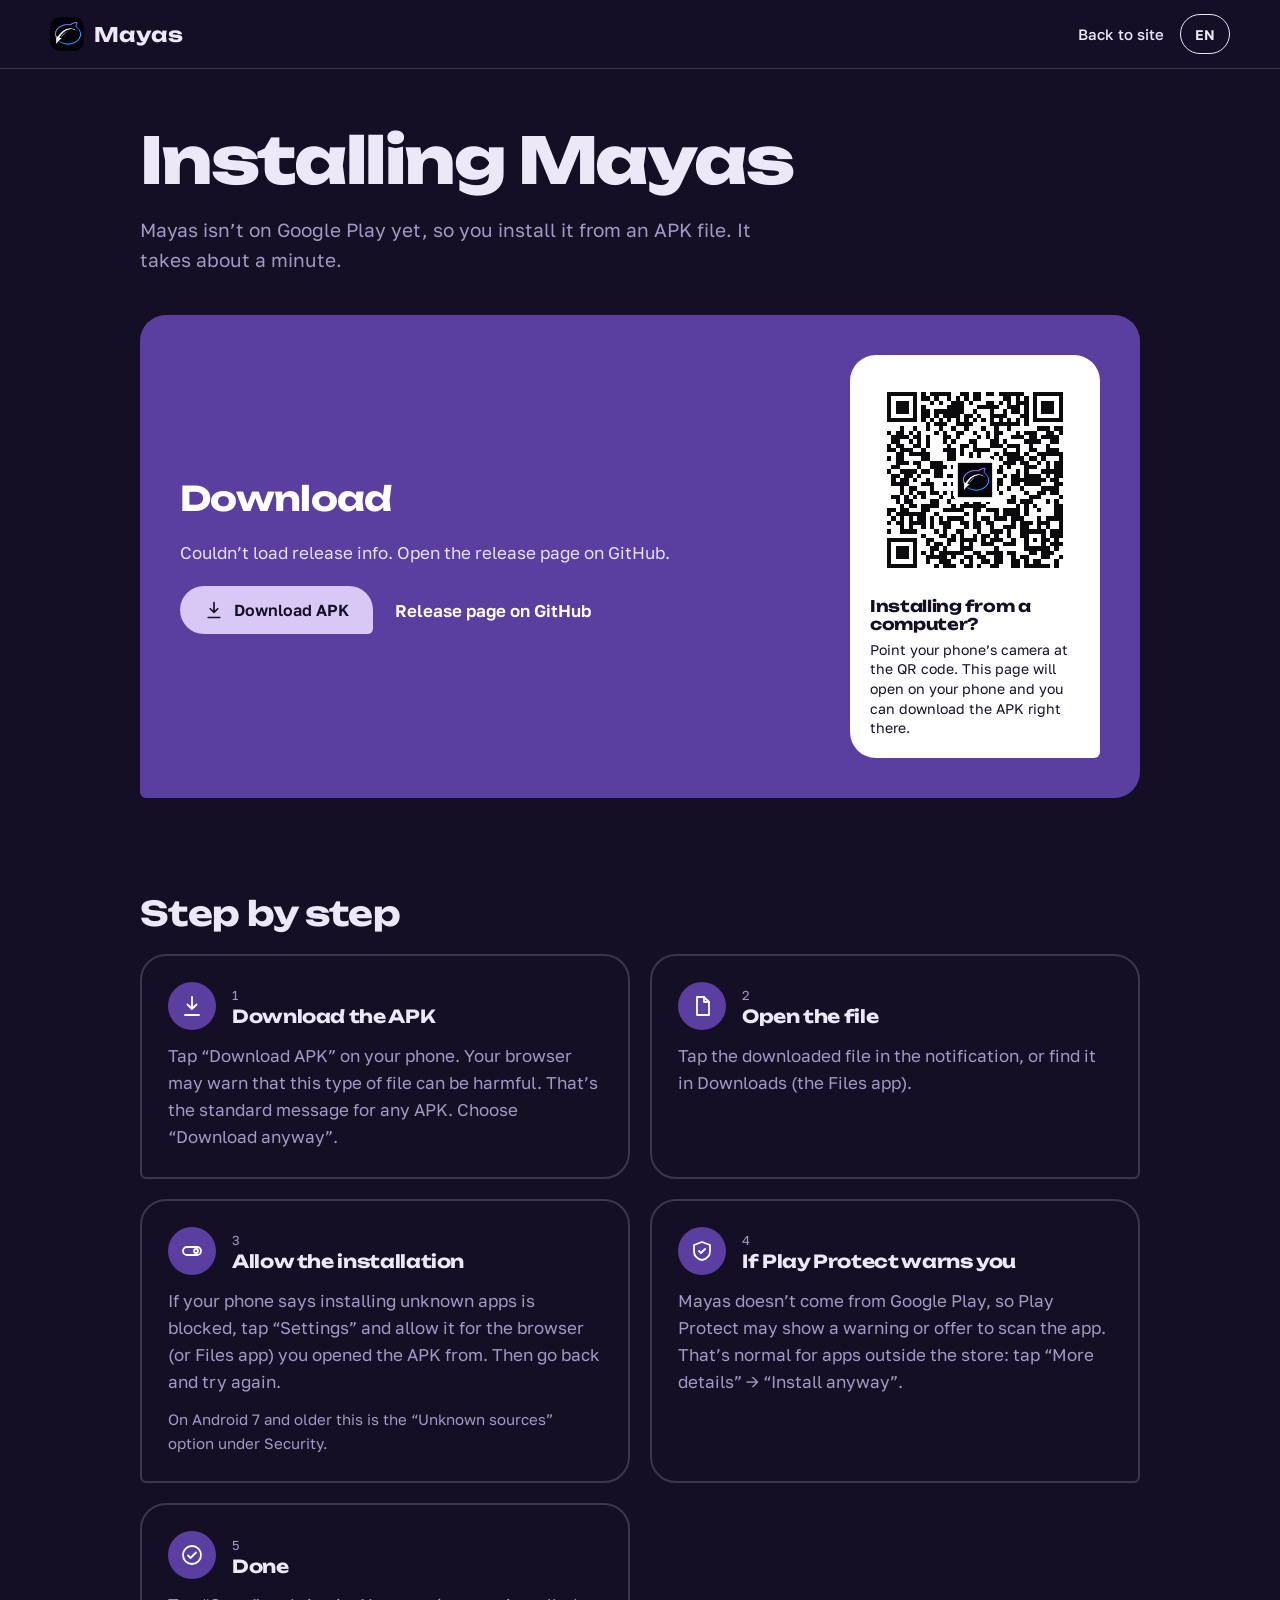
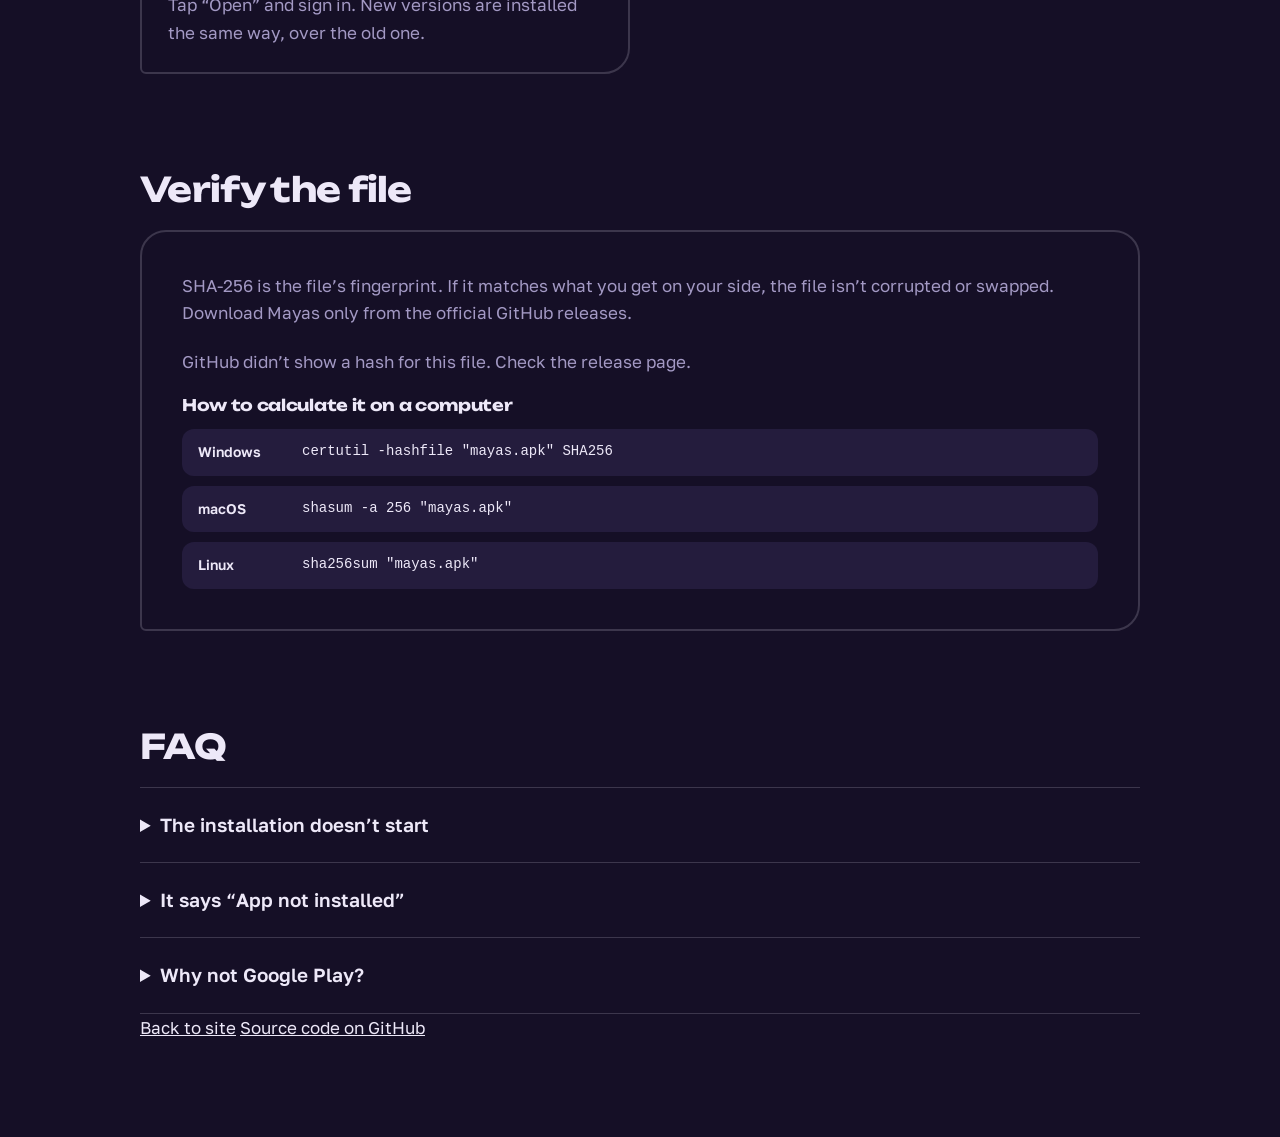
<file: install/index.html>
<!-- Copyright (C) 2026 dan1eIDT -->
<!DOCTYPE html>
<html lang="ru">
<head>
<meta charset="UTF-8">
<meta name="viewport" content="width=device-width, initial-scale=1.0, viewport-fit=cover">
<title>Как установить Mayas на Android — Mayas</title>
<meta name="description" content="Пошаговая установка Mayas из APK: разрешение на установку, Play Protect, проверка SHA-256.">
<meta property="og:type" content="website">
<meta property="og:site_name" content="Mayas">
<meta property="og:title" content="Как установить Mayas на Android">
<meta property="og:description" content="Пошаговая установка Mayas из APK: разрешение на установку, Play Protect, проверка SHA-256.">
<meta property="og:image" content="https://mayasapp.ru/assets/app_icon.png">
<link rel="icon" type="image/png" href="../assets/app_icon.png">
<link rel="apple-touch-icon" href="../assets/app_icon.png">
<meta name="theme-color" content="#0b0b0e">
<link rel="preconnect" href="https://fonts.googleapis.com">
<link rel="preconnect" href="https://fonts.gstatic.com" crossorigin>
<link href="https://fonts.googleapis.com/css2?family=Unbounded:wght@600;700;800&family=Golos+Text:wght@400;500;600&family=Noto+Sans+JP:wght@500;700&display=swap" rel="stylesheet">

<link rel="stylesheet" href="../assets/sub.css">
<script>try{if(localStorage.getItem("mayas-theme")==="light")document.documentElement.setAttribute("data-theme","light")}catch(e){}</script>
</head>
<body>

<header class="topbar">
  <a class="brand" href="../">
    <img src="../assets/app_icon.png" alt="">
    <span>Mayas</span>
  </a>
  <div class="top-actions">
    <a class="back" href="../" data-i18n="back">На сайт</a>
    <select class="lang" id="langSelect" aria-label="Language">
      <option value="ru">RU</option>
      <option value="en">EN</option>
      <option value="es">ES</option>
      <option value="de">DE</option>
      <option value="ja">JA</option>
    </select>
  </div>
</header>

<main>
  <div class="hero">
    <h1 data-i18n="hero_title">Установка Mayas</h1>
    <p data-i18n="hero_desc">Mayas пока не в Google Play, поэтому приложение ставится из APK-файла. Это займёт около минуты.</p>
  </div>

  <div class="notice" id="iosNotice" hidden>
    <span data-i18n="ios_notice">На iPhone приложения Mayas пока нет, но можно открыть веб-версию.</span>
    <a class="btn" href="https://mayas-47778.web.app/" data-i18n="ios_web">Открыть веб-версию</a>
  </div>

  <div class="panel download" id="downloadPanel">
    <div>
      <h2 class="section-title" data-i18n="dl_title">Скачать</h2>
      <dl class="meta" id="meta" hidden>
        <div><dt data-i18n="m_version">Версия</dt><dd id="mVersion"></dd></div>
        <div><dt data-i18n="m_size">Размер</dt><dd id="mSize"></dd></div>
        <div><dt data-i18n="m_date">Дата выпуска</dt><dd id="mDate"></dd></div>
        <div><dt data-i18n="m_file">Файл</dt><dd id="mFile"></dd></div>
      </dl>
      <p class="relstate" id="relState" data-i18n="dl_loading">Загружаем данные релиза…</p>
      <div class="actions">
        <a class="btn" id="dlBtn" href="https://github.com/dan1eIDT/Mayas/releases/latest">
          <svg viewBox="0 0 24 24" fill="none" stroke="currentColor" stroke-width="2.2" stroke-linecap="round" stroke-linejoin="round" aria-hidden="true"><path d="M12 3v12m0 0 4.5-4.5M12 15l-4.5-4.5M5 21h14"/></svg>
          <span data-i18n="dl_btn">Скачать APK</span>
        </a>
        <a class="link" id="relLink" href="https://github.com/dan1eIDT/Mayas/releases/latest" target="_blank" rel="noopener" data-i18n="dl_release">Страница релиза на GitHub</a>
      </div>
    </div>
    <div class="qr-card" id="qrCard" hidden>
      <div class="qr-box" id="qrBox"></div>
      <h3 data-i18n="qr_title">Ставите с компьютера?</h3>
      <p data-i18n="qr_desc">Наведите камеру телефона на QR-код: откроется эта страница, и APK можно будет скачать сразу на телефон.</p>
    </div>
  </div>

  <section class="block">
    <h2 class="section-title" data-i18n="steps_title">Пошаговая установка</h2>
    <ol class="steps">
      <li class="step">
        <div class="step-head">
          <div class="step-icon"><svg viewBox="0 0 24 24" aria-hidden="true"><path d="M12 3v12m0 0 4.5-4.5M12 15l-4.5-4.5M5 21h14"/></svg></div>
          <div><div class="step-num"></div><h3 data-i18n="s1_t">Скачайте APK</h3></div>
        </div>
        <p data-i18n="s1_d"></p>
      </li>
      <li class="step">
        <div class="step-head">
          <div class="step-icon"><svg viewBox="0 0 24 24" aria-hidden="true"><path d="M7 3h7l5 5v13H7z"/><path d="M14 3v5h5"/></svg></div>
          <div><div class="step-num"></div><h3 data-i18n="s2_t">Откройте файл</h3></div>
        </div>
        <p data-i18n="s2_d"></p>
      </li>
      <li class="step">
        <div class="step-head">
          <div class="step-icon"><svg viewBox="0 0 24 24" aria-hidden="true"><rect x="3" y="8" width="18" height="8" rx="4"/><circle cx="16" cy="12" r="2"/></svg></div>
          <div><div class="step-num"></div><h3 data-i18n="s3_t">Разрешите установку</h3></div>
        </div>
        <p data-i18n="s3_d"></p>
        <p class="note" data-i18n="s3_note"></p>
      </li>
      <li class="step">
        <div class="step-head">
          <div class="step-icon"><svg viewBox="0 0 24 24" aria-hidden="true"><path d="M12 3l8 3v6c0 5-3.5 8-8 9-4.5-1-8-4-8-9V6z"/><path d="m9 12 2 2 4-4"/></svg></div>
          <div><div class="step-num"></div><h3 data-i18n="s4_t">Если предупредил Play Protect</h3></div>
        </div>
        <p data-i18n="s4_d"></p>
      </li>
      <li class="step">
        <div class="step-head">
          <div class="step-icon"><svg viewBox="0 0 24 24" aria-hidden="true"><circle cx="12" cy="12" r="9"/><path d="m8 12.5 2.5 2.5L16 9.5"/></svg></div>
          <div><div class="step-num"></div><h3 data-i18n="s5_t">Готово</h3></div>
        </div>
        <p data-i18n="s5_d"></p>
      </li>
    </ol>
  </section>

  <section class="block">
    <h2 class="section-title" data-i18n="v_title">Проверка файла</h2>
    <div class="panel verify">
      <p data-i18n="v_desc"></p>
      <div class="sha" id="shaBox" hidden>
        <span class="sha-label">SHA-256</span>
        <code id="shaValue"></code>
        <button class="copy" id="copyBtn" type="button" data-i18n="v_copy">Копировать</button>
      </div>
      <p class="missing" id="shaMissing" data-i18n="v_missing" hidden></p>
      <div class="howto">
        <h3 data-i18n="v_how">Как посчитать на компьютере</h3>
        <div class="cmds">
          <div class="cmd"><span>Windows</span><code id="cmdWin"></code></div>
          <div class="cmd"><span>macOS</span><code id="cmdMac"></code></div>
          <div class="cmd"><span>Linux</span><code id="cmdLinux"></code></div>
        </div>
      </div>
    </div>
  </section>

  <section class="block">
    <h2 class="section-title" data-i18n="faq_title">Частые вопросы</h2>
    <div class="faq">
      <details><summary data-i18n="q1"></summary><p data-i18n="a1"></p></details>
      <details><summary data-i18n="q2"></summary><p data-i18n="a2"></p></details>
      <details><summary data-i18n="q3"></summary><p data-i18n="a3"></p></details>
    </div>
  </section>

  <footer>
    <a href="../" data-i18n="back">На сайт</a>
    <a href="https://github.com/dan1eIDT/Mayas" target="_blank" rel="noopener" data-i18n="foot">Исходный код на GitHub</a>
  </footer>
</main>

<script src="../assets/vendor/qrcode.min.js"></script>
<script src="../assets/qr.js"></script>
<script src="../assets/apk.js"></script>
<script>
  const RELEASES_URL = 'https://github.com/dan1eIDT/Mayas/releases/latest';

  const T = {
    ru: {
      title: 'Как установить Mayas на Android — Mayas',
      back: 'На сайт',
      hero_title: 'Установка Mayas',
      hero_desc: 'Mayas пока не в Google Play, поэтому приложение ставится из APK-файла. Это займёт около минуты.',
      ios_notice: 'На iPhone приложения Mayas пока нет, но можно открыть веб-версию.',
      ios_web: 'Открыть веб-версию',
      dl_title: 'Скачать',
      dl_btn: 'Скачать APK',
      dl_loading: 'Загружаем данные релиза…',
      dl_fail: 'Не удалось получить данные релиза. Откройте страницу релиза на GitHub.',
      dl_release: 'Страница релиза на GitHub',
      m_version: 'Версия',
      m_size: 'Размер',
      m_date: 'Дата выпуска',
      m_file: 'Файл',
      mb: 'МБ',
      qr_title: 'Ставите с компьютера?',
      qr_desc: 'Наведите камеру телефона на QR-код: откроется эта страница, и APK можно будет скачать сразу на телефон.',
      steps_title: 'Пошаговая установка',
      s1_t: 'Скачайте APK',
      s1_d: 'Нажмите «Скачать APK» на телефоне. Браузер может предупредить, что файлы такого типа бывают опасными, это стандартное сообщение для любых APK. Выберите «Всё равно скачать».',
      s2_t: 'Откройте файл',
      s2_d: 'Нажмите на загруженный файл в уведомлении или найдите его в «Загрузках» (приложение «Файлы»).',
      s3_t: 'Разрешите установку',
      s3_d: 'Если телефон скажет, что установка неизвестных приложений запрещена, нажмите «Настройки» и включите разрешение для браузера (или «Файлов»), из которого открыли APK. Потом вернитесь назад и повторите.',
      s3_note: 'На Android 7 и старше это настройка «Неизвестные источники» в разделе «Безопасность».',
      s4_t: 'Если предупредил Play Protect',
      s4_d: 'Mayas ставится не из Google Play, поэтому Play Protect может показать предупреждение или предложить проверить приложение. Для приложений вне магазина это нормально: нажмите «Подробнее» → «Всё равно установить».',
      s5_t: 'Готово',
      s5_d: 'Нажмите «Открыть» и войдите в аккаунт. Новые версии ставятся тем же способом поверх старой.',
      v_title: 'Проверка файла',
      v_desc: 'SHA-256 — отпечаток файла. Если он совпал с тем, что вы получили у себя, файл не повреждён и не подменён. Скачивайте Mayas только из официальных релизов на GitHub.',
      v_copy: 'Копировать',
      v_copied: 'Скопировано',
      v_missing: 'GitHub не показал хеш для этого файла. Смотрите его на странице релиза.',
      v_how: 'Как посчитать на компьютере',
      faq_title: 'Частые вопросы',
      q1: 'Установка не начинается',
      a1: 'Проверьте, что разрешение на установку неизвестных приложений включено именно для того приложения, из которого вы открыли файл: браузера или «Файлов».',
      q2: 'Пишет «Приложение не установлено»',
      a2: 'Чаще всего не хватает места или на телефоне стоит версия из другого источника. Освободите место, при необходимости удалите старую версию и повторите.',
      q3: 'Почему не Google Play?',
      a3: 'Mayas пока распространяется напрямую через GitHub. Исходный код открыт, а файлы можно сверить по хешу выше.',
      foot: 'Исходный код на GitHub'
    },
    en: {
      title: 'How to install Mayas on Android — Mayas',
      back: 'Back to site',
      hero_title: 'Installing Mayas',
      hero_desc: 'Mayas isn’t on Google Play yet, so you install it from an APK file. It takes about a minute.',
      ios_notice: 'There’s no Mayas app for iPhone yet, but you can open the web version.',
      ios_web: 'Open web version',
      dl_title: 'Download',
      dl_btn: 'Download APK',
      dl_loading: 'Loading release info…',
      dl_fail: 'Couldn’t load release info. Open the release page on GitHub.',
      dl_release: 'Release page on GitHub',
      m_version: 'Version',
      m_size: 'Size',
      m_date: 'Released',
      m_file: 'File',
      mb: 'MB',
      qr_title: 'Installing from a computer?',
      qr_desc: 'Point your phone’s camera at the QR code. This page will open on your phone and you can download the APK right there.',
      steps_title: 'Step by step',
      s1_t: 'Download the APK',
      s1_d: 'Tap “Download APK” on your phone. Your browser may warn that this type of file can be harmful. That’s the standard message for any APK. Choose “Download anyway”.',
      s2_t: 'Open the file',
      s2_d: 'Tap the downloaded file in the notification, or find it in Downloads (the Files app).',
      s3_t: 'Allow the installation',
      s3_d: 'If your phone says installing unknown apps is blocked, tap “Settings” and allow it for the browser (or Files app) you opened the APK from. Then go back and try again.',
      s3_note: 'On Android 7 and older this is the “Unknown sources” option under Security.',
      s4_t: 'If Play Protect warns you',
      s4_d: 'Mayas doesn’t come from Google Play, so Play Protect may show a warning or offer to scan the app. That’s normal for apps outside the store: tap “More details” → “Install anyway”.',
      s5_t: 'Done',
      s5_d: 'Tap “Open” and sign in. New versions are installed the same way, over the old one.',
      v_title: 'Verify the file',
      v_desc: 'SHA-256 is the file’s fingerprint. If it matches what you get on your side, the file isn’t corrupted or swapped. Download Mayas only from the official GitHub releases.',
      v_copy: 'Copy',
      v_copied: 'Copied',
      v_missing: 'GitHub didn’t show a hash for this file. Check the release page.',
      v_how: 'How to calculate it on a computer',
      faq_title: 'FAQ',
      q1: 'The installation doesn’t start',
      a1: 'Make sure the permission to install unknown apps is enabled for the app you opened the file from: the browser or Files.',
      q2: 'It says “App not installed”',
      a2: 'Usually there isn’t enough storage, or a version from another source is installed. Free up space, remove the old version if needed, and try again.',
      q3: 'Why not Google Play?',
      a3: 'Mayas is currently distributed directly through GitHub. The source code is open, and you can check the files against the hash above.',
      foot: 'Source code on GitHub'
    },
    es: {
      title: 'Cómo instalar Mayas en Android — Mayas',
      back: 'Volver al sitio',
      hero_title: 'Instalar Mayas',
      hero_desc: 'Mayas todavía no está en Google Play, así que se instala desde un archivo APK. Lleva alrededor de un minuto.',
      ios_notice: 'Todavía no hay app de Mayas para iPhone, pero puedes abrir la versión web.',
      ios_web: 'Abrir la versión web',
      dl_title: 'Descargar',
      dl_btn: 'Descargar APK',
      dl_loading: 'Cargando datos de la versión…',
      dl_fail: 'No se pudieron cargar los datos de la versión. Abre la página de la versión en GitHub.',
      dl_release: 'Página de la versión en GitHub',
      m_version: 'Versión',
      m_size: 'Tamaño',
      m_date: 'Fecha',
      m_file: 'Archivo',
      mb: 'MB',
      qr_title: '¿Instalas desde el ordenador?',
      qr_desc: 'Apunta la cámara del móvil al código QR: se abrirá esta página en tu teléfono y podrás descargar el APK directamente.',
      steps_title: 'Paso a paso',
      s1_t: 'Descarga el APK',
      s1_d: 'Pulsa «Descargar APK» en el móvil. El navegador puede avisar de que este tipo de archivo puede ser peligroso; es el mensaje habitual con cualquier APK. Elige «Descargar de todos modos».',
      s2_t: 'Abre el archivo',
      s2_d: 'Pulsa el archivo descargado en la notificación o búscalo en Descargas (app Archivos).',
      s3_t: 'Permite la instalación',
      s3_d: 'Si el móvil dice que la instalación de apps desconocidas está bloqueada, pulsa «Ajustes» y permítela para el navegador (o la app Archivos) desde el que abriste el APK. Luego vuelve atrás y repite.',
      s3_note: 'En Android 7 y anteriores es la opción «Orígenes desconocidos» en Seguridad.',
      s4_t: 'Si Play Protect avisa',
      s4_d: 'Mayas no viene de Google Play, así que Play Protect puede mostrar una advertencia u ofrecer analizar la app. Es normal en apps de fuera de la tienda: pulsa «Más detalles» → «Instalar de todos modos».',
      s5_t: 'Listo',
      s5_d: 'Pulsa «Abrir» e inicia sesión. Las nuevas versiones se instalan igual, encima de la anterior.',
      v_title: 'Comprobar el archivo',
      v_desc: 'SHA-256 es la huella del archivo. Si coincide con la que obtienes tú, el archivo no está dañado ni alterado. Descarga Mayas solo desde las versiones oficiales de GitHub.',
      v_copy: 'Copiar',
      v_copied: 'Copiado',
      v_missing: 'GitHub no mostró un hash para este archivo. Consúltalo en la página de la versión.',
      v_how: 'Cómo calcularlo en un ordenador',
      faq_title: 'Preguntas frecuentes',
      q1: 'La instalación no empieza',
      a1: 'Comprueba que el permiso para instalar apps desconocidas esté activado en la app desde la que abriste el archivo: el navegador o Archivos.',
      q2: 'Dice «App no instalada»',
      a2: 'Suele faltar espacio o hay instalada una versión de otro origen. Libera espacio, desinstala la versión anterior si hace falta y vuelve a intentarlo.',
      q3: '¿Por qué no Google Play?',
      a3: 'Mayas se distribuye por ahora directamente en GitHub. El código es abierto y puedes comprobar los archivos con el hash de arriba.',
      foot: 'Código fuente en GitHub'
    },
    de: {
      title: 'Mayas auf Android installieren — Mayas',
      back: 'Zur Website',
      hero_title: 'Mayas installieren',
      hero_desc: 'Mayas ist noch nicht bei Google Play, deshalb wird die App aus einer APK-Datei installiert. Das dauert etwa eine Minute.',
      ios_notice: 'Für das iPhone gibt es Mayas noch nicht als App, aber du kannst die Web-Version öffnen.',
      ios_web: 'Web-Version öffnen',
      dl_title: 'Herunterladen',
      dl_btn: 'APK herunterladen',
      dl_loading: 'Release-Daten werden geladen …',
      dl_fail: 'Release-Daten konnten nicht geladen werden. Öffne die Release-Seite auf GitHub.',
      dl_release: 'Release-Seite auf GitHub',
      m_version: 'Version',
      m_size: 'Größe',
      m_date: 'Veröffentlicht',
      m_file: 'Datei',
      mb: 'MB',
      qr_title: 'Installation vom Computer?',
      qr_desc: 'Richte die Kamera deines Handys auf den QR-Code: Diese Seite öffnet sich auf dem Handy und du kannst die APK direkt dort herunterladen.',
      steps_title: 'Schritt für Schritt',
      s1_t: 'APK herunterladen',
      s1_d: 'Tippe auf dem Handy auf „APK herunterladen“. Der Browser warnt eventuell, dass solche Dateien schädlich sein können. Das ist die übliche Meldung bei jeder APK. Wähle „Trotzdem herunterladen“.',
      s2_t: 'Datei öffnen',
      s2_d: 'Tippe in der Benachrichtigung auf die heruntergeladene Datei oder öffne sie unter „Downloads“ (App „Dateien“).',
      s3_t: 'Installation erlauben',
      s3_d: 'Wenn das Handy meldet, dass die Installation unbekannter Apps blockiert ist, tippe auf „Einstellungen“ und erlaube sie für den Browser (oder die Dateien-App), aus dem du die APK geöffnet hast. Dann zurück und noch einmal versuchen.',
      s3_note: 'Unter Android 7 und älter heißt die Option „Unbekannte Quellen“ und liegt unter „Sicherheit“.',
      s4_t: 'Wenn Play Protect warnt',
      s4_d: 'Mayas stammt nicht aus Google Play, daher kann Play Protect eine Warnung zeigen oder eine Prüfung anbieten. Für Apps außerhalb des Stores ist das normal: Tippe auf „Weitere Details“ → „Trotzdem installieren“.',
      s5_t: 'Fertig',
      s5_d: 'Tippe auf „Öffnen“ und melde dich an. Neue Versionen werden auf dieselbe Weise über die alte installiert.',
      v_title: 'Datei prüfen',
      v_desc: 'SHA-256 ist der Fingerabdruck der Datei. Stimmt er mit deinem überein, ist die Datei weder beschädigt noch ausgetauscht. Lade Mayas nur aus den offiziellen GitHub-Releases herunter.',
      v_copy: 'Kopieren',
      v_copied: 'Kopiert',
      v_missing: 'GitHub zeigt für diese Datei keinen Hash an. Schau auf der Release-Seite nach.',
      v_how: 'So berechnest du ihn am Computer',
      faq_title: 'Häufige Fragen',
      q1: 'Die Installation startet nicht',
      a1: 'Prüfe, ob die Erlaubnis für unbekannte Apps für die App aktiv ist, aus der du die Datei geöffnet hast: Browser oder Dateien.',
      q2: '„App nicht installiert“',
      a2: 'Meist fehlt Speicherplatz oder es ist eine Version aus einer anderen Quelle installiert. Platz schaffen, bei Bedarf die alte Version entfernen und erneut versuchen.',
      q3: 'Warum nicht Google Play?',
      a3: 'Mayas wird derzeit direkt über GitHub verteilt. Der Quellcode ist offen, und du kannst die Dateien mit dem Hash oben prüfen.',
      foot: 'Quellcode auf GitHub'
    },
    ja: {
      title: 'AndroidへのMayasのインストール方法 — Mayas',
      back: 'サイトへ戻る',
      hero_title: 'Mayasをインストール',
      hero_desc: 'MayasはまだGoogle Playにないため、APKファイルからインストールします。1分ほどで完了します。',
      ios_notice: 'iPhone向けのMayasアプリはまだありませんが、ウェブ版を開けます。',
      ios_web: 'ウェブ版を開く',
      dl_title: 'ダウンロード',
      dl_btn: 'APKをダウンロード',
      dl_loading: 'リリース情報を読み込み中…',
      dl_fail: 'リリース情報を取得できませんでした。GitHubのリリースページを開いてください。',
      dl_release: 'GitHubのリリースページ',
      m_version: 'バージョン',
      m_size: 'サイズ',
      m_date: '公開日',
      m_file: 'ファイル',
      mb: 'MB',
      qr_title: 'パソコンからインストールしますか？',
      qr_desc: 'スマホのカメラでQRコードを読み取ると、このページが開き、そのままAPKをダウンロードできます。',
      steps_title: '手順',
      s1_t: 'APKをダウンロード',
      s1_d: 'スマホで「APKをダウンロード」をタップします。ブラウザが「この種類のファイルは危険な可能性があります」と警告することがありますが、APKでは通常の表示です。「ダウンロードを続行」を選びます。',
      s2_t: 'ファイルを開く',
      s2_d: '通知からダウンロードしたファイルをタップするか、「ダウンロード」（ファイルアプリ）から開きます。',
      s3_t: 'インストールを許可',
      s3_d: '不明なアプリのインストールが禁止されていると表示されたら、「設定」をタップし、APKを開いたブラウザ（またはファイルアプリ）に対して許可します。その後、戻ってもう一度試します。',
      s3_note: 'Android 7以前では、「セキュリティ」の「提供元不明のアプリ」が該当します。',
      s4_t: 'Play Protectが警告した場合',
      s4_d: 'MayasはGoogle Play経由ではないため、Play Protectが警告を表示したり、スキャンを提案したりすることがあります。ストア外のアプリでは通常のことです。「詳細」→「このままインストール」をタップします。',
      s5_t: '完了',
      s5_d: '「開く」をタップしてログインします。新しいバージョンも同じ方法で、古いバージョンの上にインストールできます。',
      v_title: 'ファイルの確認',
      v_desc: 'SHA-256はファイルの指紋です。お手元の値と一致すれば、ファイルは破損も差し替えもされていません。Mayasは公式のGitHubリリースからのみダウンロードしてください。',
      v_copy: 'コピー',
      v_copied: 'コピーしました',
      v_missing: 'このファイルのハッシュはGitHubに表示されていません。リリースページで確認してください。',
      v_how: 'パソコンでの計算方法',
      faq_title: 'よくある質問',
      q1: 'インストールが始まらない',
      a1: 'APKを開いたアプリ（ブラウザまたはファイル）に対して、不明なアプリのインストール許可がオンになっているか確認してください。',
      q2: '「アプリがインストールされていません」と出る',
      a2: '空き容量不足か、別の提供元のバージョンが入っていることが多いです。容量を空け、必要なら古いバージョンを削除してからやり直してください。',
      q3: 'なぜGoogle Playではないの？',
      a3: 'Mayasは現在GitHubから直接配布しています。ソースコードは公開されており、上のハッシュでファイルを確認できます。',
      foot: 'GitHubのソースコード'
    }
  };

  const langs = Object.keys(T);
  const params = new URLSearchParams(window.location.search);
  const ua = navigator.userAgent;
  const isAndroid = /Android/i.test(ua);
  const isIOS = /iPhone|iPad|iPod/i.test(ua);

  let lang = detectLang();
  let release = null;
  let apk = null;
  let status = 'loading';

  function detectLang() {
    const q = (params.get('lang') || '').slice(0, 2).toLowerCase();
    if (langs.includes(q)) return q;
    const nav = (navigator.language || 'ru').slice(0, 2).toLowerCase();
    return langs.includes(nav) ? nav : 'ru';
  }

  function t(key) {
    return (T[lang] && T[lang][key]) || T.ru[key] || '';
  }

  const el = (id) => document.getElementById(id);

  function formatDate(value) {
    try {
      return new Intl.DateTimeFormat(lang, { year: 'numeric', month: 'long', day: 'numeric' }).format(new Date(value));
    } catch (_) {
      return '';
    }
  }

  function renderRelease() {
    const stateEl = el('relState');
    const meta = el('meta');
    if (status === 'loading') {
      stateEl.hidden = false;
      stateEl.textContent = t('dl_loading');
      meta.hidden = true;
    } else if (status === 'fail') {
      stateEl.hidden = false;
      stateEl.textContent = t('dl_fail');
      meta.hidden = true;
    } else {
      stateEl.hidden = true;
      meta.hidden = false;
      el('mVersion').textContent = release.tag_name || release.name || '';
      el('mSize').textContent = apk ? (apk.size / 1048576).toFixed(1) + ' ' + t('mb') : '';
      el('mDate').textContent = formatDate(release.published_at || release.created_at);
      el('mFile').textContent = apk ? apk.name : '';
    }

    const name = apk ? apk.name : 'mayas.apk';
    el('cmdWin').textContent = 'certutil -hashfile "' + name + '" SHA256';
    el('cmdMac').textContent = 'shasum -a 256 "' + name + '"';
    el('cmdLinux').textContent = 'sha256sum "' + name + '"';

    const digest = apk && apk.digest && /^sha256:[0-9a-f]{64}$/i.test(apk.digest) ? apk.digest.slice(7).toLowerCase() : null;
    el('shaBox').hidden = !digest;
    el('shaMissing').hidden = !!digest || status === 'loading';
    if (digest) el('shaValue').textContent = digest;
  }

  function applyLang(next) {
    lang = next;
    document.documentElement.lang = lang;
    document.title = t('title');
    document.querySelectorAll('[data-i18n]').forEach((node) => {
      node.textContent = t(node.dataset.i18n);
    });
    renderRelease();
  }

  function pageUrl() {
    return window.location.href.split('#')[0].split('?')[0];
  }

  function setupPlatform() {
    if (isIOS) el('iosNotice').hidden = false;
    const showQr = !isAndroid && !isIOS;
    el('qrCard').hidden = !showQr;
    el('downloadPanel').classList.toggle('no-qr', !showQr);
    if (showQr) {
      try {
        MayasQR.render(el('qrBox'), pageUrl(), { logo: '../assets/app_icon.png', label: 'QR' });
      } catch (_) {
        el('qrCard').hidden = true;
        el('downloadPanel').classList.add('no-qr');
      }
    }
  }

  function loadRelease() {
    MayasReleases.load().then((data) => {
      release = MayasReleases.latestStable(data);
      apk = MayasReleases.pickApk(release);
      status = 'ok';
      if (apk) el('dlBtn').setAttribute('href', apk.browser_download_url);
      if (release && release.html_url) el('relLink').setAttribute('href', release.html_url);
      renderRelease();
    }).catch(() => {
      status = 'fail';
      renderRelease();
    });
  }

  el('copyBtn').addEventListener('click', () => {
    const value = el('shaValue').textContent;
    if (!value) return;
    const done = () => {
      el('copyBtn').textContent = t('v_copied');
      setTimeout(() => { el('copyBtn').textContent = t('v_copy'); }, 1800);
    };
    if (navigator.clipboard && navigator.clipboard.writeText) {
      navigator.clipboard.writeText(value).then(done).catch(() => {});
      return;
    }
    const area = document.createElement('textarea');
    area.value = value;
    area.style.position = 'fixed';
    area.style.opacity = '0';
    document.body.appendChild(area);
    area.select();
    try { document.execCommand('copy'); done(); } catch (_) {}
    document.body.removeChild(area);
  });

  el('langSelect').addEventListener('change', (e) => {
    applyLang(e.target.value);
    const u = new URL(window.location.href);
    u.searchParams.set('lang', e.target.value);
    window.history.replaceState(null, '', u.toString());
  });

  el('langSelect').value = lang;
  setupPlatform();
  applyLang(lang);
  loadRelease();
</script>

</body>
</html>
</file>
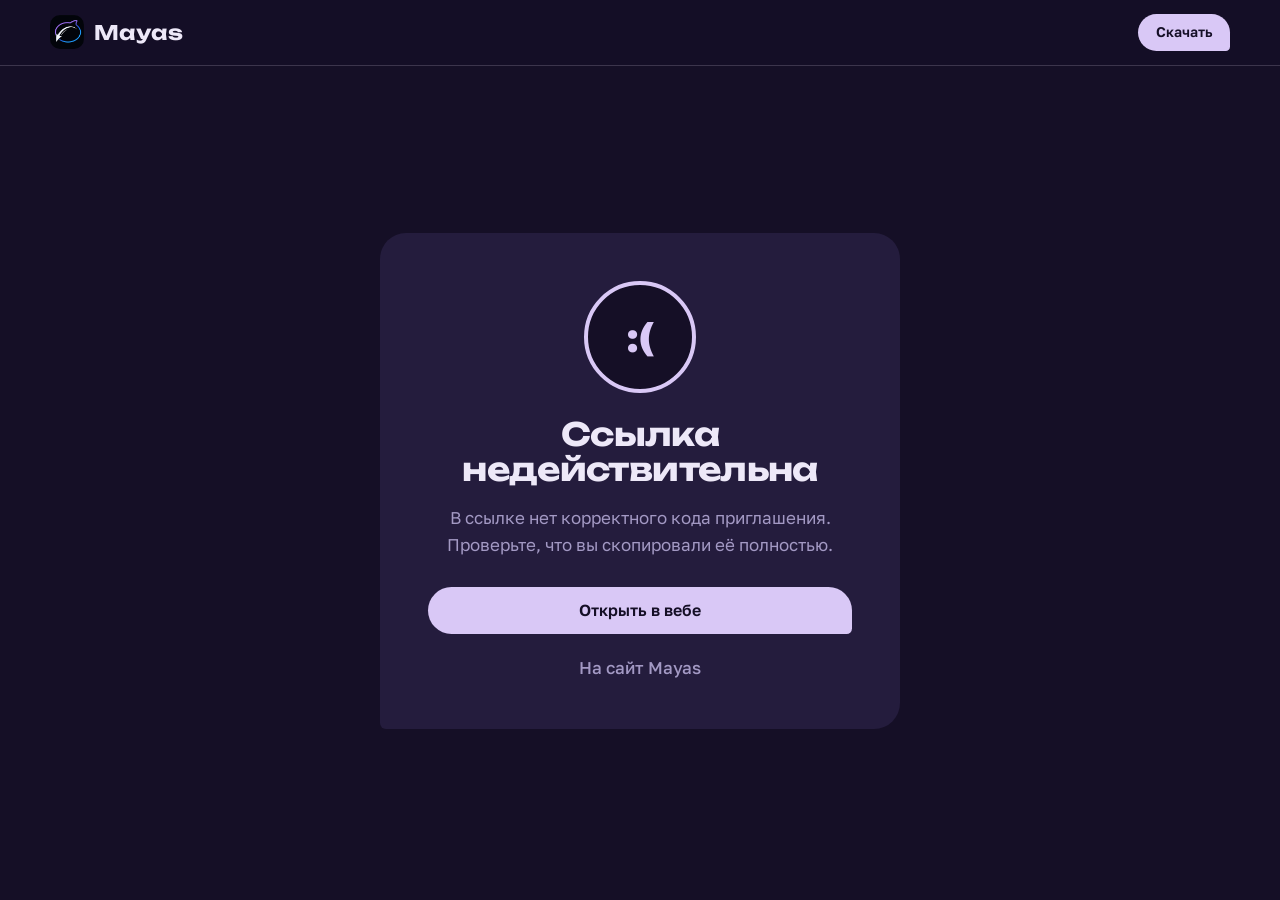
<file: join/index.html>
<!-- Copyright (C) 2026 dan1eIDT -->
<!DOCTYPE html>
<html lang="ru">
<head>
<meta charset="UTF-8">
<meta name="viewport" content="width=device-width, initial-scale=1.0, viewport-fit=cover">
<title>Приглашение в Mayas</title>
<meta name="robots" content="noindex">
<meta name="description" content="Вас пригласили в Mayas. Откройте приглашение в приложении или в веб-версии.">
<meta property="og:type" content="website">
<meta property="og:site_name" content="Mayas">
<meta property="og:title" content="Приглашение в Mayas">
<meta property="og:description" content="Вас пригласили в Mayas. Откройте приглашение в приложении или в веб-версии.">
<meta property="og:image" content="https://mayasapp.ru/assets/app_icon.png">
<link rel="icon" type="image/png" href="../assets/app_icon.png">
<link rel="apple-touch-icon" href="../assets/app_icon.png">
<meta name="theme-color" content="#1a1a1e">
<link rel="preconnect" href="https://fonts.googleapis.com">
<link rel="preconnect" href="https://fonts.gstatic.com" crossorigin>
<link href="https://fonts.googleapis.com/css2?family=Unbounded:wght@600;700;800&family=Golos+Text:wght@400;500;600&family=Noto+Sans+JP:wght@500;700&display=swap" rel="stylesheet">

<link rel="stylesheet" href="../assets/sub.css">
<script>try{if(localStorage.getItem("mayas-theme")==="light")document.documentElement.setAttribute("data-theme","light")}catch(e){}</script>
</head>
<body>

<header class="topbar">
  <a class="brand" href="../">
    <img src="../assets/app_icon.png" alt="">
    <span>Mayas</span>
  </a>
  <a class="pill" id="topDownload" data-apk href="https://github.com/dan1eIDT/Mayas/releases/latest">Скачать</a>
</header>

<main>
  <section class="card" id="card"></section>
</main>

<script src="../assets/apk.js"></script>
<script>
  const WEB_URL = 'https://mayas-47778.web.app/';
  const APK_RELEASES_URL = 'https://github.com/dan1eIDT/Mayas/releases/latest';
  const ICON_URL = '../assets/app_icon.png';
  const CODE_RE = /^[A-Za-z0-9_-]{2,64}$/;
  const APP_OPEN_TIMEOUT = 1600;
  const DESKTOP_APP_URL = null;
  const PREVIEW = {
    projectId: 'mayas-47778',
    apiKey: '',
    configUrl: WEB_URL + '__/firebase/init.json',
    timeoutMs: 6000
  };
  const KEY_CACHE = 'mayas-fb-api-key';
  const VERIFIED_SVG = '<svg class="verified" viewBox="0 0 24 24" aria-label="Подтверждён"><circle cx="12" cy="12" r="11" fill="#9B7BFF"/><path d="m7 12.5 3.2 3.2L17 9" fill="none" stroke="#0b0b0e" stroke-width="2.4" stroke-linecap="round" stroke-linejoin="round"/></svg>';

  const params = new URLSearchParams(window.location.search);
  const rawCode = params.get('code');
  const code = rawCode && CODE_RE.test(rawCode) ? rawCode : null;
  const card = document.getElementById('card');
  const topDownload = document.getElementById('topDownload');

  const ua = navigator.userAgent;
  const platform = /Android/i.test(ua) ? 'android' : (/iPhone|iPad|iPod/i.test(ua) ? 'ios' : 'desktop');

  function escapeHtml(str) {
    const div = document.createElement('div');
    div.textContent = str == null ? '' : String(str);
    return div.innerHTML;
  }

  function safeImageUrl(url) {
    try {
      const u = new URL(url, window.location.href);
      return u.protocol === 'https:' ? u.href : null;
    } catch (_) {
      return null;
    }
  }

  function plural(n, one, few, many) {
    const m10 = n % 10;
    const m100 = n % 100;
    if (m10 === 1 && m100 !== 11) return one;
    if (m10 >= 2 && m10 <= 4 && (m100 < 12 || m100 > 14)) return few;
    return many;
  }

  function withTimeout(url, options) {
    const ctrl = new AbortController();
    const timer = setTimeout(() => ctrl.abort(), PREVIEW.timeoutMs);
    return fetch(url, Object.assign({}, options, { signal: ctrl.signal })).finally(() => clearTimeout(timer));
  }

  function getApiKey() {
    if (PREVIEW.apiKey) return Promise.resolve(PREVIEW.apiKey);
    try {
      const cached = sessionStorage.getItem(KEY_CACHE);
      if (cached) return Promise.resolve(cached);
    } catch (_) {}
    return withTimeout(PREVIEW.configUrl)
      .then((res) => {
        if (!res.ok) throw new Error('config ' + res.status);
        return res.json();
      })
      .then((cfg) => {
        if (!cfg || !cfg.apiKey) throw new Error('no api key');
        try { sessionStorage.setItem(KEY_CACHE, cfg.apiKey); } catch (_) {}
        return cfg.apiKey;
      });
  }

  function eq(field, value) {
    return { fieldFilter: { field: { fieldPath: field }, op: 'EQUAL', value } };
  }

  function strField(fields, name) {
    const v = fields[name];
    return v && typeof v.stringValue === 'string' ? v.stringValue : '';
  }

  function mapChannel(doc) {
    const f = doc.fields || {};
    const list = f.participants && f.participants.arrayValue && f.participants.arrayValue.values;
    return {
      title: strField(f, 'groupName'),
      description: strField(f, 'description'),
      avatar: strField(f, 'groupAvatar'),
      members: list ? list.length : 0,
      kind: 'Канал',
      verified: !!(f.verification && f.verification.booleanValue === true)
    };
  }

  function loadInvite(c) {
    const body = {
      structuredQuery: {
        from: [{ collectionId: 'chats' }],
        where: {
          compositeFilter: {
            op: 'AND',
            filters: [
              eq('type', { stringValue: 'CHANNEL' }),
              eq('isPublic', { booleanValue: true }),
              eq('username', { stringValue: c.toLowerCase() })
            ]
          }
        },
        limit: 1
      }
    };
    return getApiKey()
      .then((key) => withTimeout(
        'https://firestore.googleapis.com/v1/projects/' + PREVIEW.projectId + '/databases/(default)/documents:runQuery?key=' + encodeURIComponent(key),
        { method: 'POST', headers: { 'Content-Type': 'application/json' }, body: JSON.stringify(body) }
      ))
      .then((res) => {
        if (!res.ok) throw new Error('query ' + res.status);
        return res.json();
      })
      .then((rows) => {
        const hit = Array.isArray(rows) ? rows.find((r) => r.document) : null;
        if (!hit) return null;
        const channel = mapChannel(hit.document);
        return channel.title ? channel : null;
      });
  }

  function linkApk() {
    if (!document.querySelector('[data-apk]')) return;
    MayasReleases.load().then((data) => {
      const release = MayasReleases.latestStable(data);
      MayasReleases.applyDownloadLinks(release);
      const apk = MayasReleases.pickApk(release);
      const size = document.getElementById('apkSize');
      if (apk && size) size.textContent = (apk.size / 1048576).toFixed(1) + ' MB';
    }).catch(() => {});
  }

  function setStatus(text) {
    const el = document.getElementById('status');
    if (el) el.textContent = text;
  }

  function showError() {
    document.title = 'Ссылка недействительна — Mayas';
    card.innerHTML = `
      <div class="avatar is-glyph">:(</div>
      <h1 class="title">Ссылка недействительна</h1>
      <p class="desc">В ссылке нет корректного кода приглашения. Проверьте, что вы скопировали её полностью.</p>
      <div class="actions">
        <a class="btn btn-primary" href="${WEB_URL}">Открыть в вебе</a>
      </div>
      <a class="ghost" href="../">На сайт Mayas</a>
    `;
    if (platform === 'ios') topDownload.hidden = true;
    linkApk();
  }

  function defaultDescription() {
    if (platform === 'android') return 'Вас пригласили в Mayas. Откройте приглашение в приложении или в вебе.';
    if (platform === 'ios') return 'Вас пригласили в Mayas. Присоединиться можно в веб-версии.';
    return 'Вас пригласили в Mayas. Откройте приглашение в веб-версии или установите приложение для Android.';
  }

  function render() {
    const primaryLabel = platform === 'desktop' ? 'Открыть в десктопе' : 'Открыть в приложении';
    const appHref = 'mayas://join/' + encodeURIComponent(code);
    const webHref = WEB_URL + '?join=' + encodeURIComponent(code);
    const primaryHref = platform === 'android' ? appHref : (platform === 'desktop' && DESKTOP_APP_URL ? DESKTOP_APP_URL : '#');

    let tail = '';
    if (platform === 'ios') {
      tail = '<p class="note">Приложения Mayas для iOS пока нет, поэтому доступна только веб-версия.</p>';
    } else {
      tail = `<div class="ghosts"><a class="ghost" data-apk href="${APK_RELEASES_URL}">${platform === 'android' ? 'Скачать Mayas' : 'Скачать Mayas для Android'}<span class="size" id="apkSize"></span></a><a class="ghost" href="../install/">Как установить</a></div>`;
    }

    document.title = 'Приглашение в Mayas';
    card.innerHTML = `
      <div class="avatar" id="invAvatar"><img src="${ICON_URL}" alt=""></div>
      <h1 class="title" id="invTitle"><span>Приглашение в Mayas</span></h1>
      <div class="subtitle" id="invSub">Код приглашения: ${escapeHtml(code)}</div>
      <p class="desc" id="invDesc">${escapeHtml(defaultDescription())}</p>
      <div class="actions">
        <a class="btn btn-primary" id="primaryBtn" href="${primaryHref}">${primaryLabel}</a>
        <a class="btn btn-outline" id="webBtn" href="${webHref}">Открыть в вебе</a>
        <p class="status" id="status" role="status" aria-live="polite"></p>
      </div>
      ${tail}
    `;
    if (platform === 'ios') topDownload.hidden = true;
    setupPrimary(document.getElementById('primaryBtn'), appHref);
    linkApk();
  }

  function applyInvite(invite) {
    const titleEl = document.getElementById('invTitle');
    const subEl = document.getElementById('invSub');
    const descEl = document.getElementById('invDesc');
    const imgEl = document.querySelector('#invAvatar img');
    if (!titleEl) return;

    titleEl.innerHTML = '<span>' + escapeHtml(invite.title) + '</span>' + (invite.verified ? VERIFIED_SVG : '');
    subEl.textContent = invite.kind + ' · ' + invite.members + ' ' + plural(invite.members, 'участник', 'участника', 'участников');
    if (invite.description) descEl.textContent = invite.description;
    const safe = invite.avatar ? safeImageUrl(invite.avatar) : null;
    if (safe && imgEl) {
      imgEl.addEventListener('error', () => { imgEl.src = ICON_URL; }, { once: true });
      imgEl.src = safe;
    }
    document.title = invite.title + ' — Mayas';
    [titleEl, subEl, descEl].forEach((el) => {
      el.classList.remove('fade-in');
      void el.offsetWidth;
      el.classList.add('fade-in');
    });
  }

  function pulseWebButton() {
    const webBtn = document.getElementById('webBtn');
    if (!webBtn) return;
    webBtn.classList.add('attention');
    setTimeout(() => webBtn.classList.remove('attention'), 2400);
  }

  function setupPrimary(btn, appHref) {
    if (platform === 'android') {
      let attempting = false;
      btn.addEventListener('click', (e) => {
        e.preventDefault();
        if (attempting) return;
        attempting = true;
        let left = false;
        const mark = () => { left = true; };
        document.addEventListener('visibilitychange', mark, { once: true });
        window.addEventListener('pagehide', mark, { once: true });
        window.addEventListener('blur', mark, { once: true });
        setStatus('Открываем приложение…');
        window.location.href = appHref;
        setTimeout(() => {
          attempting = false;
          document.removeEventListener('visibilitychange', mark);
          window.removeEventListener('pagehide', mark);
          window.removeEventListener('blur', mark);
          if (left || document.visibilityState !== 'visible') {
            setStatus('');
            return;
          }
          setStatus('Приложение не найдено на этом устройстве. Откройте приглашение в вебе или установите Mayas.');
          pulseWebButton();
        }, APP_OPEN_TIMEOUT);
      });
      document.addEventListener('visibilitychange', () => {
        if (document.visibilityState === 'visible' && !attempting) setStatus('');
      });
      return;
    }
    btn.addEventListener('click', (e) => {
      if (platform === 'desktop' && DESKTOP_APP_URL) return;
      e.preventDefault();
      setStatus(platform === 'desktop'
        ? 'Десктопное приложение пока в разработке. Откройте приглашение в вебе.'
        : 'Откройте приглашение в вебе.');
      pulseWebButton();
    });
  }

  if (!code) {
    showError();
  } else {
    render();
    loadInvite(code).then((invite) => { if (invite) applyInvite(invite); }).catch(() => {});
  }
</script>

</body>
</html>
</file>
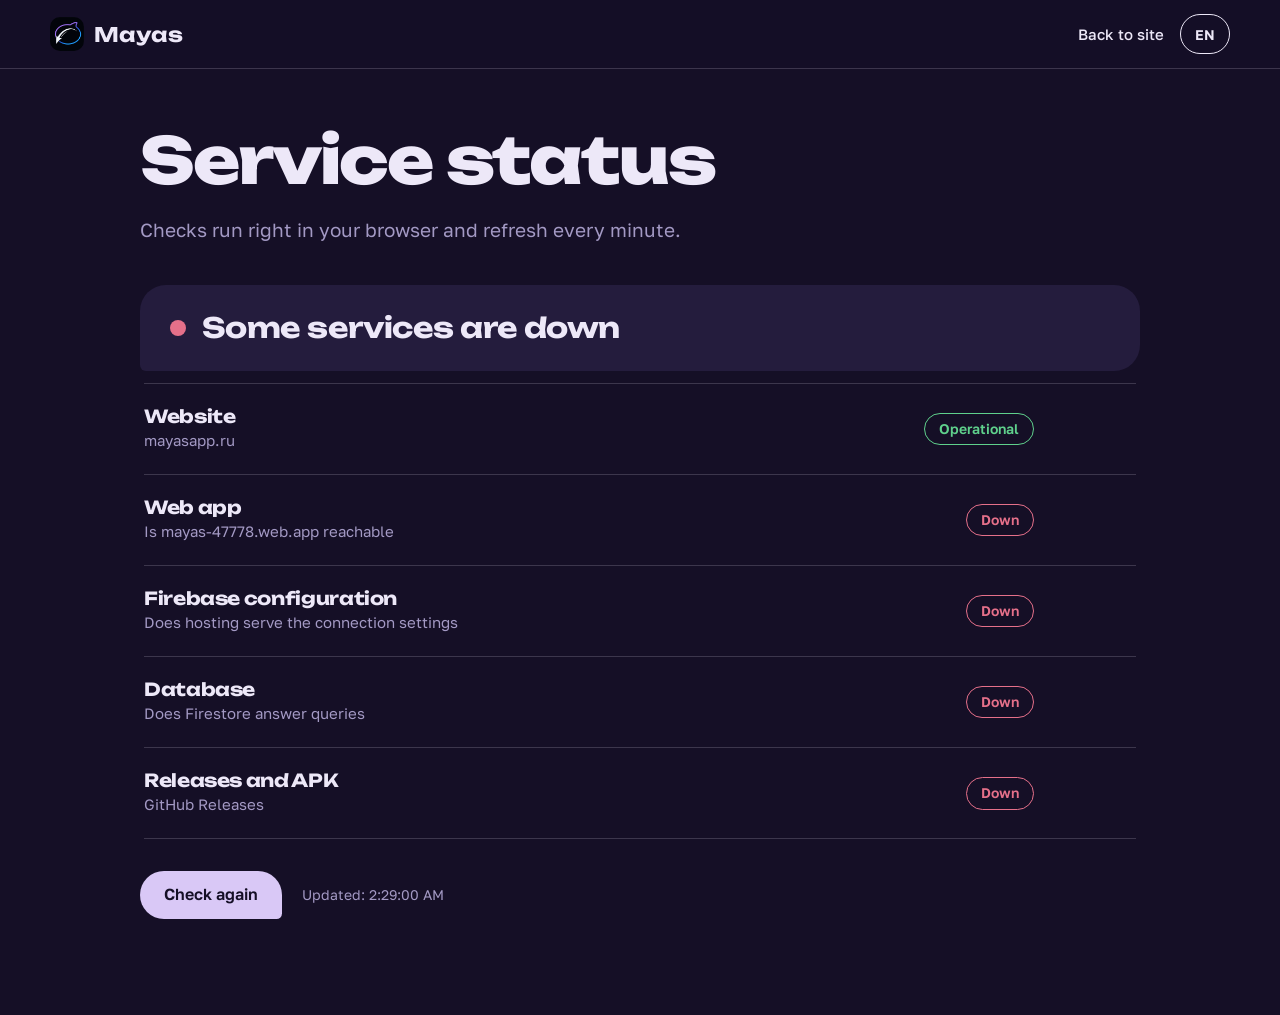
<file: status/index.html>
<!-- Copyright (C) 2026 ProjectIDT -->
<!DOCTYPE html>
<html lang="ru">
<head>
<meta charset="UTF-8">
<meta name="viewport" content="width=device-width, initial-scale=1.0">
<title>Статус сервисов — Mayas</title>
<meta name="description" content="Текущее состояние сайта, веб-версии и серверов Mayas.">
<meta name="theme-color" content="#5b3fa0">
<link rel="canonical" href="https://mayasapp.ru/status/">
<link rel="icon" type="image/png" href="../assets/app_icon.png">
<link rel="apple-touch-icon" href="../assets/app_icon.png">
<link href="https://fonts.googleapis.com/css2?family=Unbounded:wght@600;700;800&family=Golos+Text:wght@400;500;600&family=Noto+Sans+JP:wght@500;700&display=swap" rel="stylesheet">
<link rel="stylesheet" href="../assets/sub.css">
<script>try{if(localStorage.getItem("mayas-theme")==="light")document.documentElement.setAttribute("data-theme","light")}catch(e){}</script>
</head>
<body>
<header class="topbar">
<a class="brand" href="../"><img src="../assets/app_icon.png" alt=""><span>Mayas</span></a>
<div class="top-actions"><a class="back" href="../" data-i18n="back">На сайт</a>
<select class="lang" id="langSelect" aria-label="Language"><option value="ru">RU</option><option value="en">EN</option><option value="es">ES</option><option value="de">DE</option><option value="ja">JA</option></select></div>
</header>
<main>
<div class="hero"><h1 data-i18n="title">Статус сервисов</h1><p data-i18n="desc">Проверки выполняются прямо в вашем браузере и обновляются раз в минуту.</p></div>
<div class="overall is-pending" id="overall" aria-live="polite"><span class="dot"></span><span id="overallText" data-i18n="chk">Проверяем…</span></div>
<div class="checks" id="checks"></div>
<div class="recheck"><button class="btn" id="recheck" type="button" data-i18n="again">Проверить снова</button><span class="updated" id="updated"></span></div>
</main>
<script>
/* Copyright (C) 2026 dan1eIDT */
(function () {
  const WEB = 'https://mayas-47778.web.app/';
  const CFG = WEB + '__/firebase/init.json';
  const GH = 'https://api.github.com/repos/dan1eIDT/Mayas/releases?per_page=1';
  const PROJECT = 'mayas-47778';
  const TIMEOUT = 8000;
  const SLOW = 3000;
  const T = {
    ru: { title: 'Статус сервисов', desc: 'Проверки выполняются прямо в вашем браузере и обновляются раз в минуту.', back: 'На сайт', chk: 'Проверяем…', ok_all: 'Всё работает', warn_all: 'Работает с замедлениями', bad_all: 'Есть сбои', again: 'Проверить снова', upd: 'Обновлено', site: 'Сайт', site_d: 'mayasapp.ru', web: 'Веб-версия', web_d: 'Открывается ли mayas-47778.web.app', cfg: 'Конфигурация Firebase', cfg_d: 'Отдаёт ли хостинг настройки подключения', db: 'База данных', db_d: 'Отвечает ли Firestore на запросы', gh: 'Релизы и APK', gh_d: 'GitHub Releases', ok: 'Работает', slow: 'Медленно', down: 'Недоступно', unk: 'Нет данных', pending: 'Проверка', rel: 'Последний релиз', ms: 'мс' },
    en: { title: 'Service status', desc: 'Checks run right in your browser and refresh every minute.', back: 'Back to site', chk: 'Checking…', ok_all: 'All systems operational', warn_all: 'Running slower than usual', bad_all: 'Some services are down', again: 'Check again', upd: 'Updated', site: 'Website', site_d: 'mayasapp.ru', web: 'Web app', web_d: 'Is mayas-47778.web.app reachable', cfg: 'Firebase configuration', cfg_d: 'Does hosting serve the connection settings', db: 'Database', db_d: 'Does Firestore answer queries', gh: 'Releases and APK', gh_d: 'GitHub Releases', ok: 'Operational', slow: 'Slow', down: 'Down', unk: 'No data', pending: 'Checking', rel: 'Latest release', ms: 'ms' },
    es: { title: 'Estado de los servicios', desc: 'Las comprobaciones se hacen en tu navegador y se actualizan cada minuto.', back: 'Volver al sitio', chk: 'Comprobando…', ok_all: 'Todo funciona', warn_all: 'Funciona con lentitud', bad_all: 'Hay servicios caídos', again: 'Comprobar de nuevo', upd: 'Actualizado', site: 'Sitio web', site_d: 'mayasapp.ru', web: 'Versión web', web_d: 'Si mayas-47778.web.app está accesible', cfg: 'Configuración de Firebase', cfg_d: 'Si el hosting entrega los ajustes de conexión', db: 'Base de datos', db_d: 'Si Firestore responde a las consultas', gh: 'Versiones y APK', gh_d: 'GitHub Releases', ok: 'Funciona', slow: 'Lento', down: 'No disponible', unk: 'Sin datos', pending: 'Comprobando', rel: 'Última versión', ms: 'ms' },
    de: { title: 'Dienststatus', desc: 'Die Prüfungen laufen direkt in deinem Browser und werden jede Minute erneuert.', back: 'Zur Website', chk: 'Prüfe…', ok_all: 'Alles funktioniert', warn_all: 'Läuft langsamer als sonst', bad_all: 'Es gibt Störungen', again: 'Erneut prüfen', upd: 'Aktualisiert', site: 'Website', site_d: 'mayasapp.ru', web: 'Web-Version', web_d: 'Ist mayas-47778.web.app erreichbar', cfg: 'Firebase-Konfiguration', cfg_d: 'Liefert das Hosting die Verbindungseinstellungen', db: 'Datenbank', db_d: 'Antwortet Firestore auf Anfragen', gh: 'Releases und APK', gh_d: 'GitHub Releases', ok: 'Läuft', slow: 'Langsam', down: 'Nicht erreichbar', unk: 'Keine Daten', pending: 'Prüfung', rel: 'Neuestes Release', ms: 'ms' },
    ja: { title: 'サービスの状態', desc: 'チェックはブラウザ上で実行され、1分ごとに更新されます。', back: 'サイトへ戻る', chk: '確認中…', ok_all: 'すべて正常に動作しています', warn_all: '動作が遅くなっています', bad_all: '障害が発生しています', again: 'もう一度確認', upd: '更新', site: 'ウェブサイト', site_d: 'mayasapp.ru', web: 'Web版', web_d: 'mayas-47778.web.app に接続できるか', cfg: 'Firebase 設定', cfg_d: 'ホスティングが接続設定を返すか', db: 'データベース', db_d: 'Firestore がクエリに応答するか', gh: 'リリースと APK', gh_d: 'GitHub Releases', ok: '正常', slow: '低速', down: '停止中', unk: 'データなし', pending: '確認中', rel: '最新リリース', ms: 'ms' }
  };
  const params = new URLSearchParams(location.search);
  const want = (params.get('lang') || navigator.language || 'ru').slice(0, 2).toLowerCase();
  let lang = T[want] ? want : 'ru';
  let keyPromise = null;
  let updated = null;
  let running = false;
  const results = {};
  const order = ['site', 'web', 'cfg', 'db', 'gh'];

  function esc(v) {
    const d = document.createElement('div');
    d.textContent = v == null ? '' : String(v);
    return d.innerHTML;
  }

  function request(url, opt) {
    const c = new AbortController();
    const t = setTimeout(() => c.abort(), TIMEOUT);
    return fetch(url, Object.assign({ cache: 'no-store', signal: c.signal }, opt)).finally(() => clearTimeout(t));
  }

  function getKey() {
    if (!keyPromise) {
      keyPromise = request(CFG)
        .then((r) => { if (!r.ok) throw new Error('cfg'); return r.json(); })
        .then((c) => { if (!c || !c.apiKey) throw new Error('key'); return c.apiKey; });
    }
    return keyPromise;
  }

  const checks = {
    site: () => Promise.resolve({ ms: null }),
    web: () => request(WEB, { mode: 'no-cors' }).then(() => ({})),
    cfg: () => getKey().then(() => ({})),
    db: () => getKey().then((key) => {
      const body = { structuredQuery: { from: [{ collectionId: 'chats' }], where: { compositeFilter: { op: 'AND', filters: [
        { fieldFilter: { field: { fieldPath: 'type' }, op: 'EQUAL', value: { stringValue: 'CHANNEL' } } },
        { fieldFilter: { field: { fieldPath: 'isPublic' }, op: 'EQUAL', value: { booleanValue: true } } },
        { fieldFilter: { field: { fieldPath: 'username' }, op: 'EQUAL', value: { stringValue: 'status-check' } } }
      ] } }, limit: 1 } };
      const s = performance.now();
      return request('https://firestore.googleapis.com/v1/projects/' + PROJECT + '/databases/(default)/documents:runQuery?key=' + encodeURIComponent(key), { method: 'POST', headers: { 'Content-Type': 'application/json' }, body: JSON.stringify(body) })
        .then((res) => { if (!res.ok) throw new Error('db'); return res.json(); })
        .then(() => ({ ms: Math.round(performance.now() - s) }));
    }),
    gh: () => request(GH, { headers: { Accept: 'application/vnd.github+json' } })
      .then((res) => {
        if (res.status === 403 || res.status === 429) { const e = new Error('limit'); e.soft = true; throw e; }
        if (!res.ok) throw new Error('gh');
        return res.json();
      })
      .then((d) => ({ note: d && d[0] ? d[0].tag_name : '' }))
  };

  function measure(fn) {
    const s = performance.now();
    return fn().then((extra) => {
      const r = Object.assign({ ms: Math.round(performance.now() - s) }, extra);
      r.state = r.ms != null && r.ms >= SLOW ? 'slow' : 'ok';
      return r;
    }, (err) => ({ ms: null, state: err && err.soft ? 'unk' : 'down' }));
  }

  function render() {
    const t = T[lang];
    document.documentElement.lang = lang;
    document.title = t.title + ' — Mayas';
    document.querySelectorAll('[data-i18n]').forEach((el) => { if (t[el.dataset.i18n]) el.textContent = t[el.dataset.i18n]; });
    document.getElementById('checks').innerHTML = order.map((k) => {
      const r = results[k] || { state: 'pending' };
      let desc = esc(t[k + '_d']);
      if (k === 'gh' && r.note) desc += ' · ' + esc(t.rel) + ' ' + esc(r.note);
      const ms = r.ms != null && k !== 'site' ? esc(r.ms) + ' ' + esc(t.ms) : '';
      return '<div class="svc"><div><h3>' + esc(t[k]) + '</h3><p>' + desc + '</p></div><span class="state is-' + r.state + '">' + esc(t[r.state]) + '</span><span class="ms">' + ms + '</span></div>';
    }).join('');
    const states = order.map((k) => (results[k] || { state: 'pending' }).state);
    let cls = 'is-ok';
    let txt = t.ok_all;
    if (states.includes('pending')) { cls = 'is-pending'; txt = t.chk; }
    else if (states.includes('down')) { cls = 'is-down'; txt = t.bad_all; }
    else if (states.includes('slow') || states.includes('unk')) { cls = 'is-slow'; txt = t.warn_all; }
    document.getElementById('overall').className = 'overall ' + cls;
    document.getElementById('overallText').textContent = txt;
    document.getElementById('updated').textContent = updated ? t.upd + ': ' + updated.toLocaleTimeString(lang) : '';
    document.getElementById('recheck').disabled = running;
  }

  function runAll() {
    if (running) return Promise.resolve();
    running = true;
    keyPromise = null;
    order.forEach((k) => { results[k] = { state: 'pending' }; });
    render();
    return Promise.all(order.map((k) => measure(checks[k]).then((r) => { results[k] = r; render(); })))
      .then(() => { updated = new Date(); running = false; render(); });
  }

  const sel = document.getElementById('langSelect');
  sel.value = lang;
  sel.addEventListener('change', (e) => { lang = e.target.value; render(); });
  document.getElementById('recheck').addEventListener('click', runAll);
  setInterval(() => { if (!document.hidden) runAll(); }, 60000);
  runAll();
})();
</script>
</body>
</html>
</file>
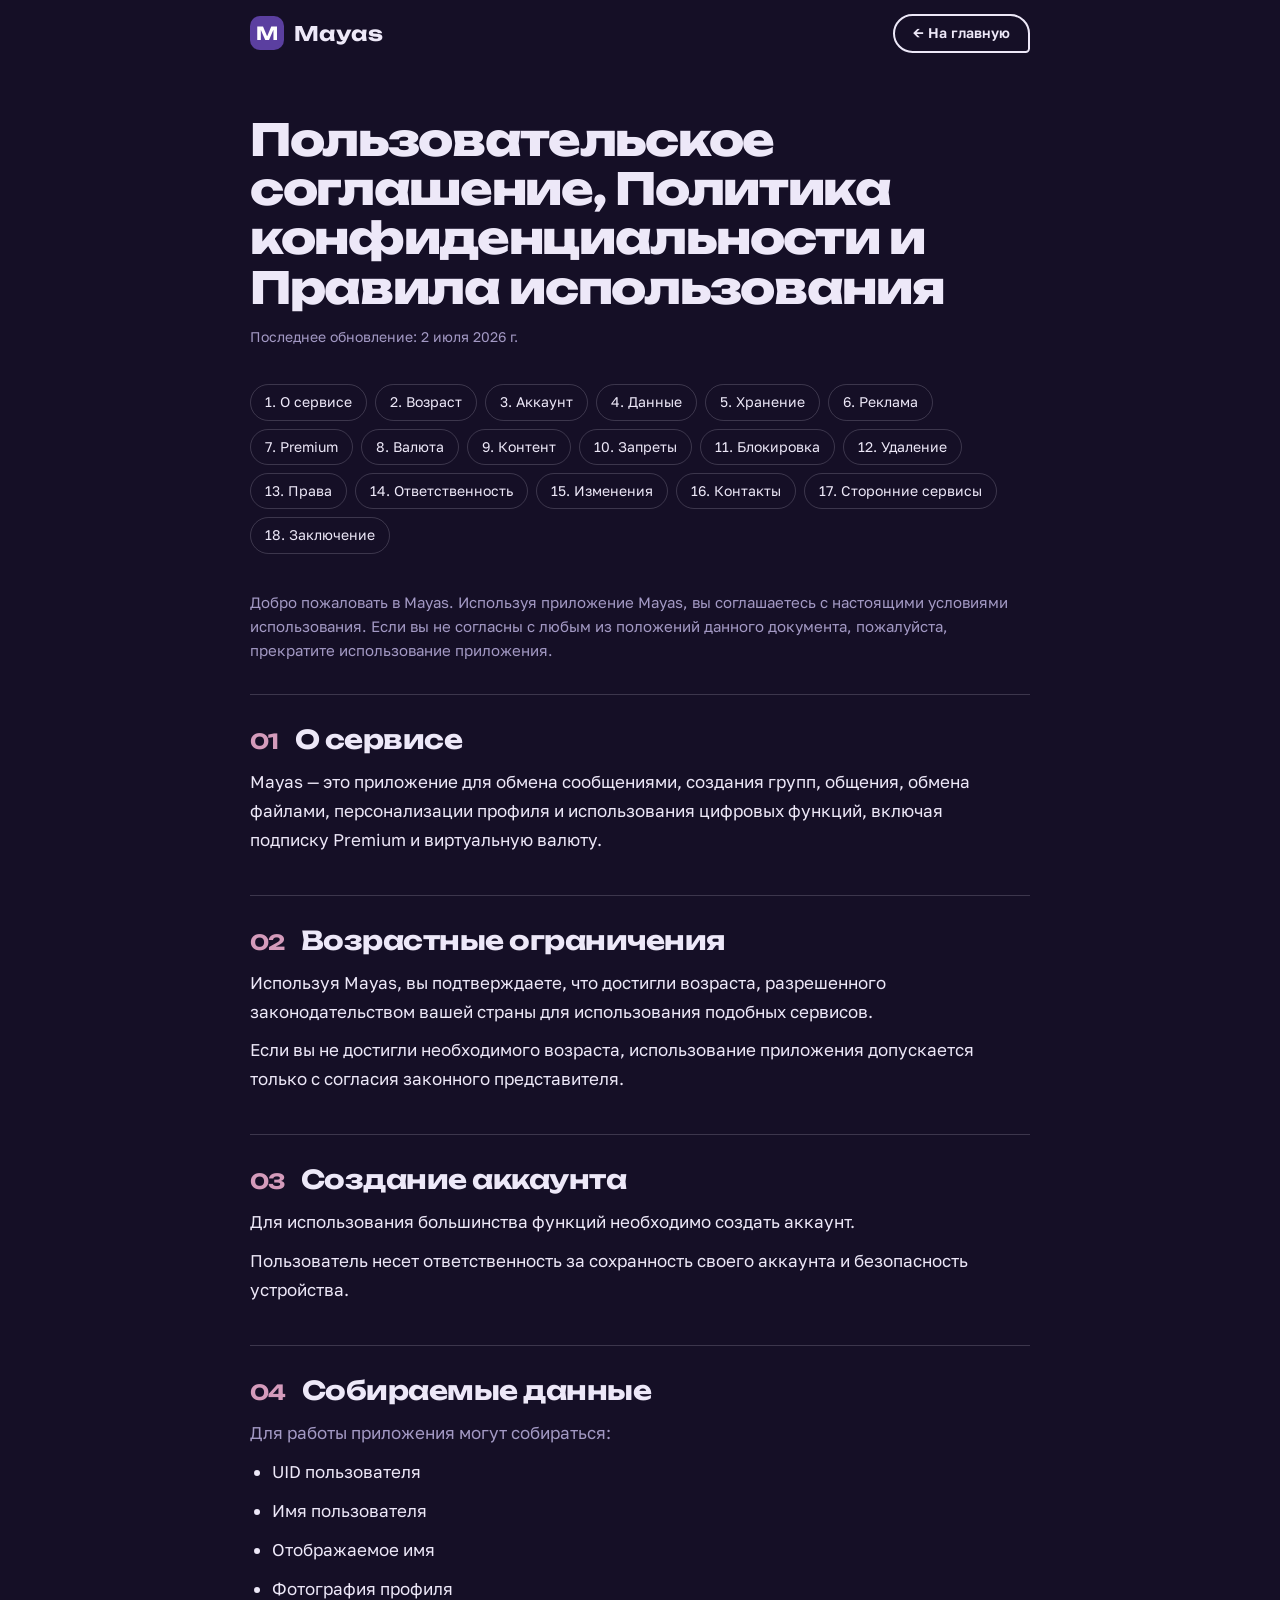
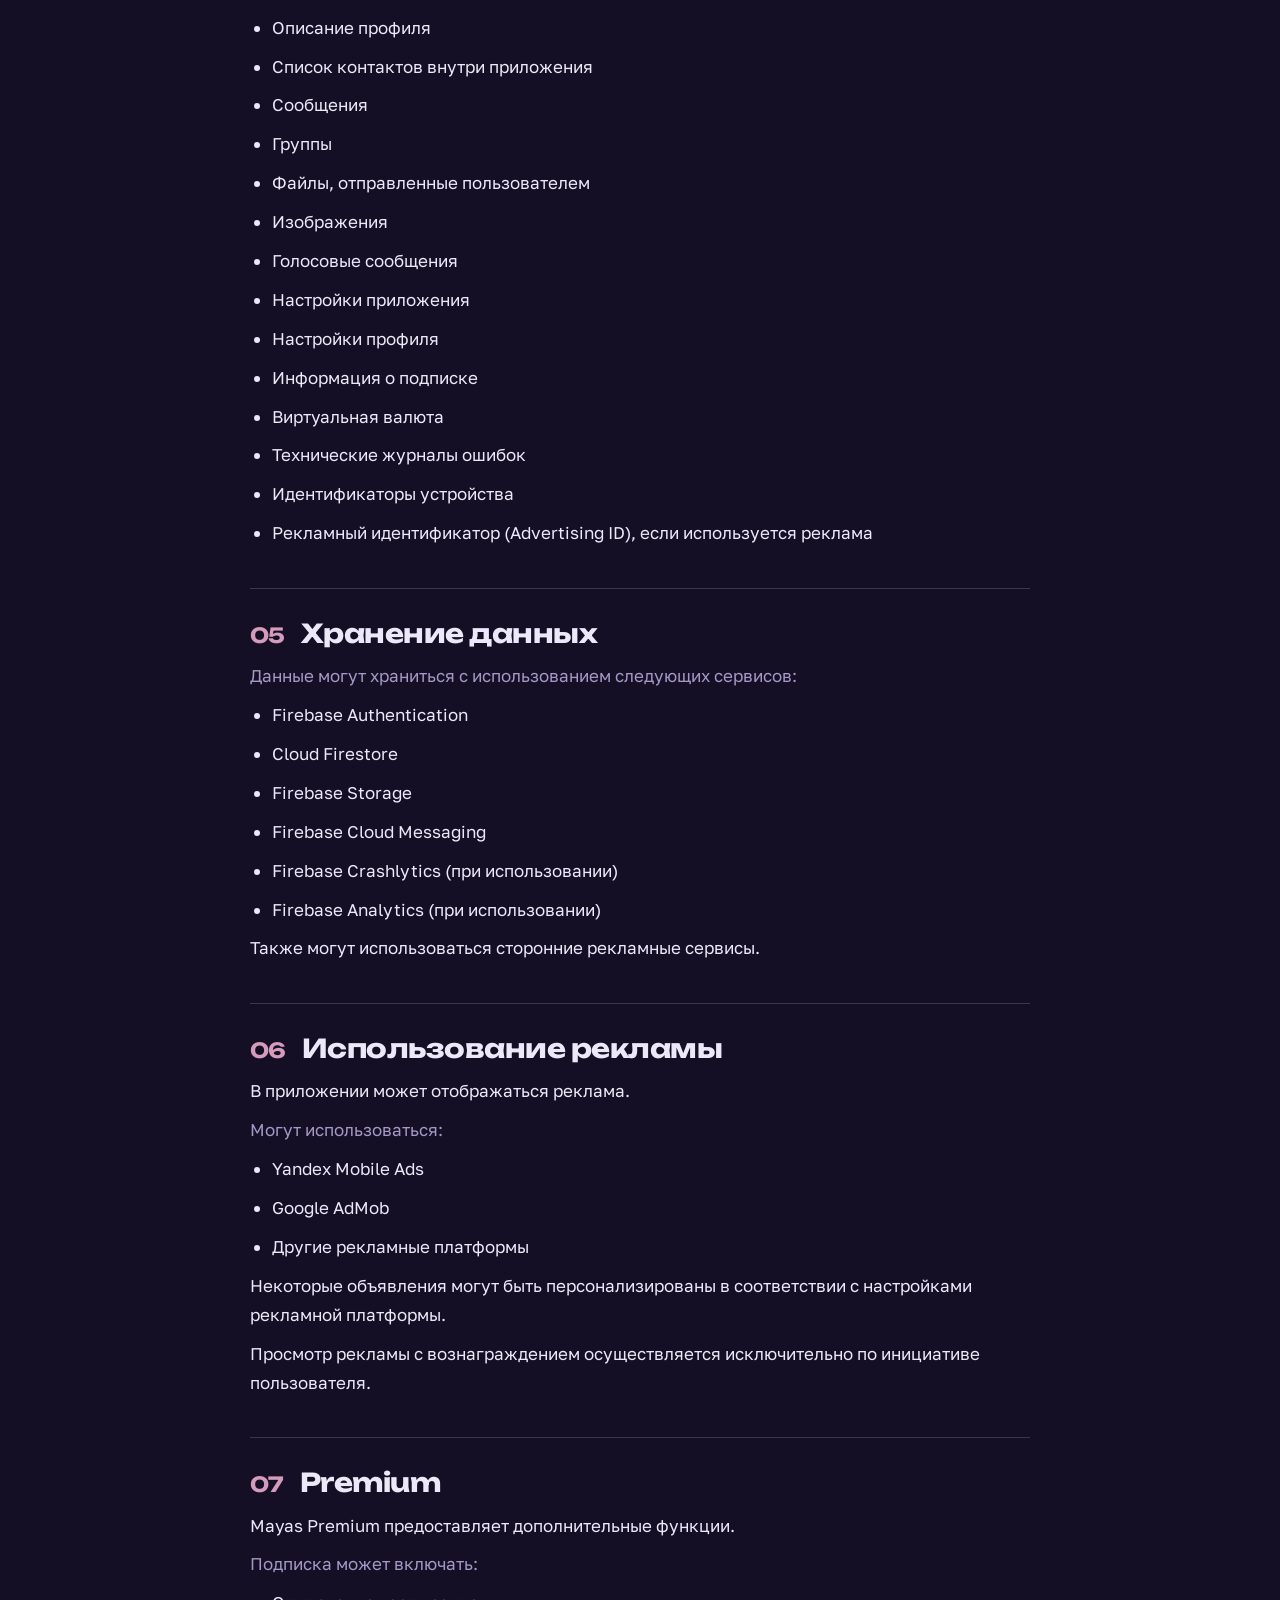
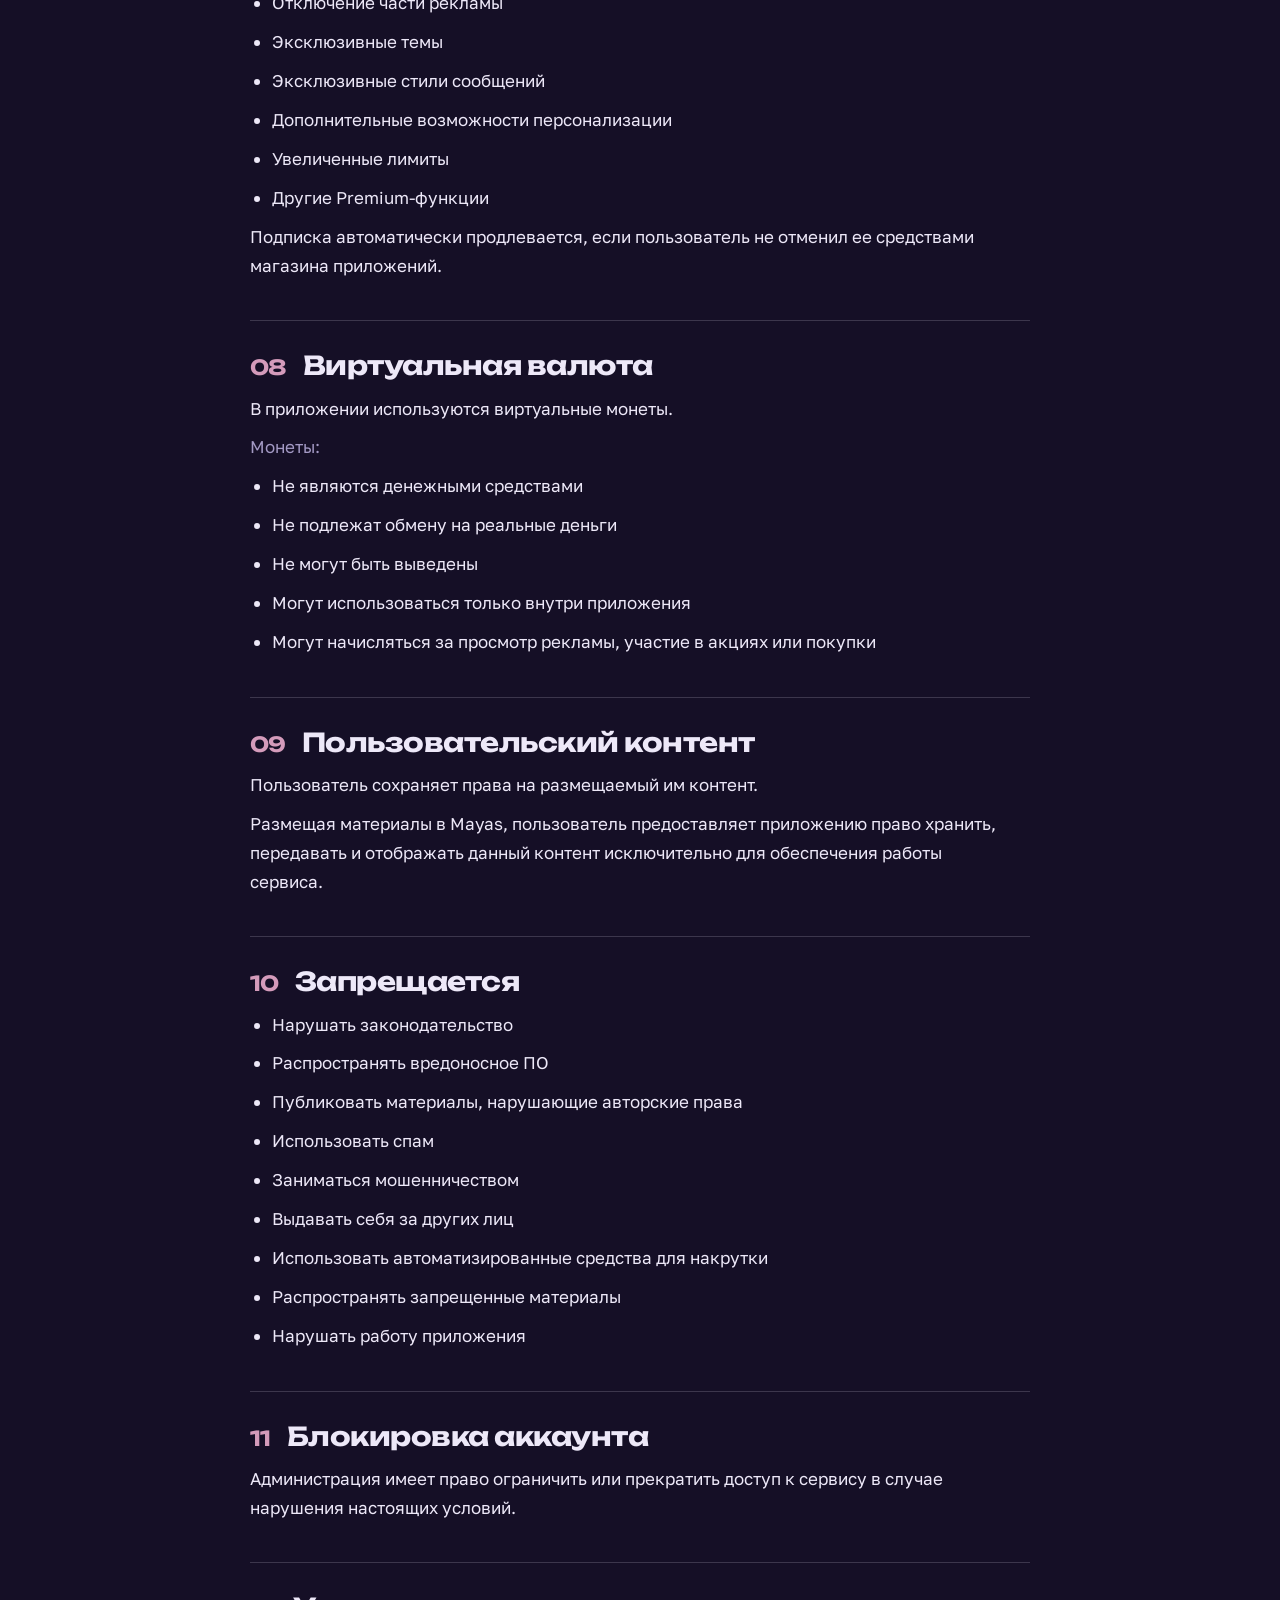
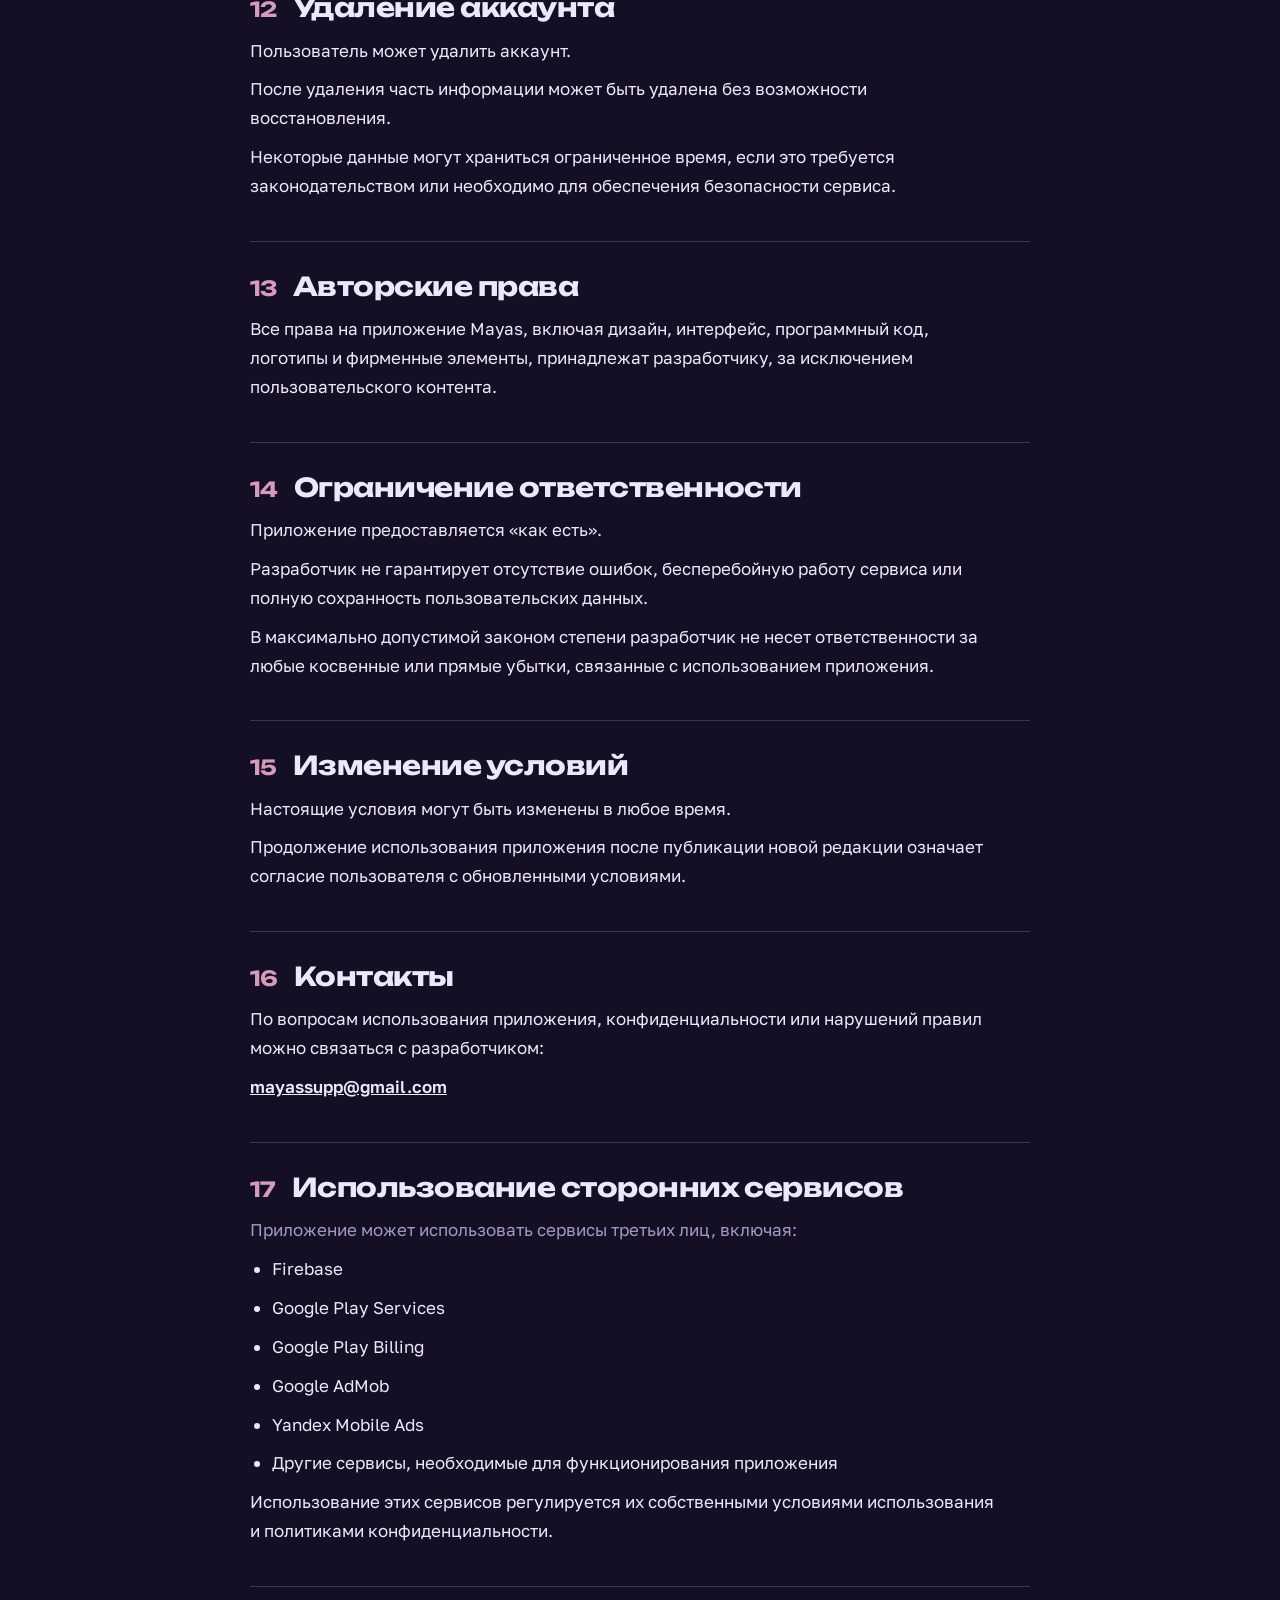
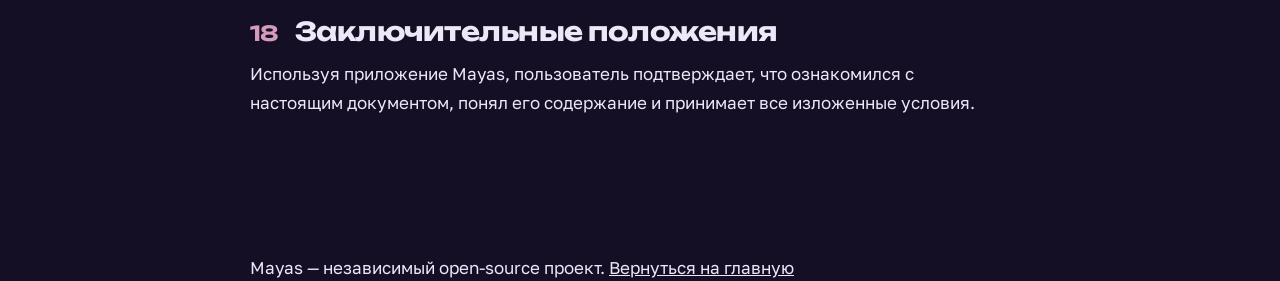
<file: tos.html>
<!DOCTYPE html>
<html lang="ru">
<head>
<meta charset="UTF-8">
<meta name="viewport" content="width=device-width, initial-scale=1.0">
<title>Mayas — Пользовательское соглашение и конфиденциальность</title>
<link rel="icon" type="image/png" href="assets/app_icon.png">
<link rel="apple-touch-icon" href="assets/app_icon.png">
<meta name="theme-color" content="#000000">
<link rel="preconnect" href="https://fonts.googleapis.com">
<link rel="preconnect" href="https://fonts.gstatic.com" crossorigin>
<link href="https://fonts.googleapis.com/css2?family=Unbounded:wght@600;700;800&family=Golos+Text:wght@400;500;600&family=Noto+Sans+JP:wght@500;700&display=swap" rel="stylesheet">



<link rel="stylesheet" href="assets/sub.css">
<script>try{if(localStorage.getItem("mayas-theme")==="light")document.documentElement.setAttribute("data-theme","light")}catch(e){}</script>
</head>
<body>

<header>
  <nav>
    <a class="logo" href="index.html">
      <div class="logo-mark">M</div>
      Mayas
    </a>
    <a class="btn btn-ghost" href="index.html">← На главную</a>
  </nav>
</header>

<main class="wrap">
  <div class="doc-head">
    <h1 class="title">Пользовательское соглашение, Политика конфиденциальности и Правила использования</h1>
    <p class="updated">Последнее обновление: 2 июля 2026 г.</p>
  </div>

  <nav class="toc">
    <a href="#s1">1. О сервисе</a>
    <a href="#s2">2. Возраст</a>
    <a href="#s3">3. Аккаунт</a>
    <a href="#s4">4. Данные</a>
    <a href="#s5">5. Хранение</a>
    <a href="#s6">6. Реклама</a>
    <a href="#s7">7. Premium</a>
    <a href="#s8">8. Валюта</a>
    <a href="#s9">9. Контент</a>
    <a href="#s10">10. Запреты</a>
    <a href="#s11">11. Блокировка</a>
    <a href="#s12">12. Удаление</a>
    <a href="#s13">13. Права</a>
    <a href="#s14">14. Ответственность</a>
    <a href="#s15">15. Изменения</a>
    <a href="#s16">16. Контакты</a>
    <a href="#s17">17. Сторонние сервисы</a>
    <a href="#s18">18. Заключение</a>
  </nav>

  <p style="color:var(--muted); font-size:15px; margin-bottom:32px;">
    Добро пожаловать в Mayas. Используя приложение Mayas, вы соглашаетесь с настоящими условиями использования.
    Если вы не согласны с любым из положений данного документа, пожалуйста, прекратите использование приложения.
  </p>

  <section class="doc-section" id="s1">
    <h2><span class="num">01</span>О сервисе</h2>
    <p>Mayas — это приложение для обмена сообщениями, создания групп, общения, обмена файлами, персонализации профиля и использования цифровых функций, включая подписку Premium и виртуальную валюту.</p>
  </section>

  <section class="doc-section" id="s2">
    <h2><span class="num">02</span>Возрастные ограничения</h2>
    <p>Используя Mayas, вы подтверждаете, что достигли возраста, разрешенного законодательством вашей страны для использования подобных сервисов.</p>
    <p>Если вы не достигли необходимого возраста, использование приложения допускается только с согласия законного представителя.</p>
  </section>

  <section class="doc-section" id="s3">
    <h2><span class="num">03</span>Создание аккаунта</h2>
    <p>Для использования большинства функций необходимо создать аккаунт.</p>
    <p>Пользователь несет ответственность за сохранность своего аккаунта и безопасность устройства.</p>
  </section>

  <section class="doc-section" id="s4">
    <h2><span class="num">04</span>Собираемые данные</h2>
    <p class="muted">Для работы приложения могут собираться:</p>
    <ul>
      <li>UID пользователя</li>
      <li>Имя пользователя</li>
      <li>Отображаемое имя</li>
      <li>Фотография профиля</li>
      <li>Описание профиля</li>
      <li>Список контактов внутри приложения</li>
      <li>Сообщения</li>
      <li>Группы</li>
      <li>Файлы, отправленные пользователем</li>
      <li>Изображения</li>
      <li>Голосовые сообщения</li>
      <li>Настройки приложения</li>
      <li>Настройки профиля</li>
      <li>Информация о подписке</li>
      <li>Виртуальная валюта</li>
      <li>Технические журналы ошибок</li>
      <li>Идентификаторы устройства</li>
      <li>Рекламный идентификатор (Advertising ID), если используется реклама</li>
    </ul>
  </section>

  <section class="doc-section" id="s5">
    <h2><span class="num">05</span>Хранение данных</h2>
    <p class="muted">Данные могут храниться с использованием следующих сервисов:</p>
    <ul>
      <li>Firebase Authentication</li>
      <li>Cloud Firestore</li>
      <li>Firebase Storage</li>
      <li>Firebase Cloud Messaging</li>
      <li>Firebase Crashlytics (при использовании)</li>
      <li>Firebase Analytics (при использовании)</li>
    </ul>
    <p>Также могут использоваться сторонние рекламные сервисы.</p>
  </section>

  <section class="doc-section" id="s6">
    <h2><span class="num">06</span>Использование рекламы</h2>
    <p>В приложении может отображаться реклама.</p>
    <p class="muted">Могут использоваться:</p>
    <ul>
      <li>Yandex Mobile Ads</li>
      <li>Google AdMob</li>
      <li>Другие рекламные платформы</li>
    </ul>
    <p>Некоторые объявления могут быть персонализированы в соответствии с настройками рекламной платформы.</p>
    <p>Просмотр рекламы с вознаграждением осуществляется исключительно по инициативе пользователя.</p>
  </section>

  <section class="doc-section" id="s7">
    <h2><span class="num">07</span>Premium</h2>
    <p>Mayas Premium предоставляет дополнительные функции.</p>
    <p class="muted">Подписка может включать:</p>
    <ul>
      <li>Отключение части рекламы</li>
      <li>Эксклюзивные темы</li>
      <li>Эксклюзивные стили сообщений</li>
      <li>Дополнительные возможности персонализации</li>
      <li>Увеличенные лимиты</li>
      <li>Другие Premium-функции</li>
    </ul>
    <p>Подписка автоматически продлевается, если пользователь не отменил ее средствами магазина приложений.</p>
  </section>

  <section class="doc-section" id="s8">
    <h2><span class="num">08</span>Виртуальная валюта</h2>
    <p>В приложении используются виртуальные монеты.</p>
    <p class="muted">Монеты:</p>
    <ul>
      <li>Не являются денежными средствами</li>
      <li>Не подлежат обмену на реальные деньги</li>
      <li>Не могут быть выведены</li>
      <li>Могут использоваться только внутри приложения</li>
      <li>Могут начисляться за просмотр рекламы, участие в акциях или покупки</li>
    </ul>
  </section>

  <section class="doc-section" id="s9">
    <h2><span class="num">09</span>Пользовательский контент</h2>
    <p>Пользователь сохраняет права на размещаемый им контент.</p>
    <p>Размещая материалы в Mayas, пользователь предоставляет приложению право хранить, передавать и отображать данный контент исключительно для обеспечения работы сервиса.</p>
  </section>

  <section class="doc-section" id="s10">
    <h2><span class="num">10</span>Запрещается</h2>
    <ul>
      <li>Нарушать законодательство</li>
      <li>Распространять вредоносное ПО</li>
      <li>Публиковать материалы, нарушающие авторские права</li>
      <li>Использовать спам</li>
      <li>Заниматься мошенничеством</li>
      <li>Выдавать себя за других лиц</li>
      <li>Использовать автоматизированные средства для накрутки</li>
      <li>Распространять запрещенные материалы</li>
      <li>Нарушать работу приложения</li>
    </ul>
  </section>

  <section class="doc-section" id="s11">
    <h2><span class="num">11</span>Блокировка аккаунта</h2>
    <p>Администрация имеет право ограничить или прекратить доступ к сервису в случае нарушения настоящих условий.</p>
  </section>

  <section class="doc-section" id="s12">
    <h2><span class="num">12</span>Удаление аккаунта</h2>
    <p>Пользователь может удалить аккаунт.</p>
    <p>После удаления часть информации может быть удалена без возможности восстановления.</p>
    <p>Некоторые данные могут храниться ограниченное время, если это требуется законодательством или необходимо для обеспечения безопасности сервиса.</p>
  </section>

  <section class="doc-section" id="s13">
    <h2><span class="num">13</span>Авторские права</h2>
    <p>Все права на приложение Mayas, включая дизайн, интерфейс, программный код, логотипы и фирменные элементы, принадлежат разработчику, за исключением пользовательского контента.</p>
  </section>

  <section class="doc-section" id="s14">
    <h2><span class="num">14</span>Ограничение ответственности</h2>
    <p>Приложение предоставляется «как есть».</p>
    <p>Разработчик не гарантирует отсутствие ошибок, бесперебойную работу сервиса или полную сохранность пользовательских данных.</p>
    <p>В максимально допустимой законом степени разработчик не несет ответственности за любые косвенные или прямые убытки, связанные с использованием приложения.</p>
  </section>

  <section class="doc-section" id="s15">
    <h2><span class="num">15</span>Изменение условий</h2>
    <p>Настоящие условия могут быть изменены в любое время.</p>
    <p>Продолжение использования приложения после публикации новой редакции означает согласие пользователя с обновленными условиями.</p>
  </section>

  <section class="doc-section" id="s16">
    <h2><span class="num">16</span>Контакты</h2>
    <p>По вопросам использования приложения, конфиденциальности или нарушений правил можно связаться с разработчиком:</p>
    <p><a class="mail" href="mailto:mayassupp@gmail.com">mayassupp@gmail.com</a></p>
  </section>

  <section class="doc-section" id="s17">
    <h2><span class="num">17</span>Использование сторонних сервисов</h2>
    <p class="muted">Приложение может использовать сервисы третьих лиц, включая:</p>
    <ul>
      <li>Firebase</li>
      <li>Google Play Services</li>
      <li>Google Play Billing</li>
      <li>Google AdMob</li>
      <li>Yandex Mobile Ads</li>
      <li>Другие сервисы, необходимые для функционирования приложения</li>
    </ul>
    <p>Использование этих сервисов регулируется их собственными условиями использования и политиками конфиденциальности.</p>
  </section>

  <section class="doc-section" id="s18">
    <h2><span class="num">18</span>Заключительные положения</h2>
    <p>Используя приложение Mayas, пользователь подтверждает, что ознакомился с настоящим документом, понял его содержание и принимает все изложенные условия.</p>
  </section>
</main>

<footer>
  <div class="wrap">
    Mayas — независимый open-source проект. <a href="index.html">Вернуться на главную</a>
  </div>
</footer>

</body>
</html>
</file>
<file: assets/sub.css>
/* Copyright (C) 2026 dan1eIDT */
:root{--ultra:#5b3fa0;--pink:#d49bbb;--butter:#d9c8f6;--ink:#150f26;--bg:#150f26;--surface:#241c3d;--text:#ede8f8;--muted:#a399c4;--line:rgba(237,232,248,.18);--bar:rgba(21,15,38,.92);--display:"Unbounded","Noto Sans JP",sans-serif;--body:"Golos Text","Noto Sans JP",sans-serif;--sent:26px 26px 6px 26px;--recv:26px 26px 26px 6px}
[data-theme=light]{--bg:#f1edf8;--surface:#fff;--text:#1e1733;--muted:#6a6288;--line:rgba(30,23,51,.18);--bar:rgba(241,237,248,.93)}
*{box-sizing:border-box;margin:0;padding:0}
html{scroll-behavior:smooth}
body{min-height:100svh;background:var(--bg);color:var(--text);font:400 17px/1.6 var(--body);-webkit-font-smoothing:antialiased}
img{display:block;max-width:100%;height:auto}
a{color:inherit}
[hidden]{display:none!important}
:focus-visible{outline:3px solid var(--pink);outline-offset:3px}
h1,h2,h3{font-family:var(--display);line-height:1.12;letter-spacing:-.02em}
.btn,.pill{display:inline-flex;align-items:center;justify-content:center;gap:10px;padding:14px 24px;border:0;border-radius:var(--sent);background:var(--butter);color:var(--ink);font:600 16px/1.2 var(--body);text-decoration:none;cursor:pointer}
.pill{padding:10px 18px;font-size:14px}
.btn-ghost,.btn-outline{background:none;border:2px solid currentColor;color:var(--text)}
.btn svg{width:20px;height:20px;fill:none;stroke:currentColor;stroke-width:2;stroke-linecap:round;stroke-linejoin:round}
.topbar{position:sticky;top:0;z-index:20;display:flex;justify-content:space-between;align-items:center;gap:16px;padding:14px max(20px,calc(50% - 590px));background:var(--bar);border-bottom:1px solid var(--line);-webkit-backdrop-filter:blur(12px);backdrop-filter:blur(12px)}
.brand,.logo{display:flex;align-items:center;gap:10px;font:700 20px var(--display);text-decoration:none}
.brand img{width:34px;height:34px;border-radius:10px}
.top-actions{display:flex;align-items:center;gap:16px}
.back{font-weight:500;font-size:15px}
.lang{height:40px;padding:0 14px;border:1.5px solid currentColor;border-radius:99px;background:none;color:inherit;font:600 14px var(--body);appearance:none;cursor:pointer}
.lang option{color:#111}
body>main{width:min(1000px,100% - 40px);margin:0 auto;padding:56px 0 96px}
.hero h1{font-size:clamp(32px,5.6vw,64px);font-weight:800;letter-spacing:-.03em;margin-bottom:18px}
.hero p{max-width:52ch;color:var(--muted);font-size:19px}
.hero{margin-bottom:40px}
.notice{display:flex;justify-content:space-between;align-items:center;gap:20px;flex-wrap:wrap;margin-bottom:32px;padding:20px 26px;background:var(--pink);color:var(--ink);border-radius:var(--recv)}
.notice .btn{background:var(--ink);color:#fff}
.panel{padding:clamp(24px,4vw,40px);background:var(--surface);border-radius:var(--recv)}
.panel.download{display:grid;grid-template-columns:1fr auto;gap:40px;align-items:center;background:var(--ultra);color:#fff}
.panel.download.no-qr{grid-template-columns:1fr}
.section-title{font-size:clamp(24px,3vw,34px);font-weight:700;margin-bottom:22px}
.meta{display:grid;grid-template-columns:repeat(2,minmax(0,1fr));gap:14px 28px;margin-bottom:22px}
.meta dt{font-size:14px;opacity:.75}
.meta dd{font-weight:600;overflow-wrap:anywhere}
.relstate{margin-bottom:20px;opacity:.85}
.actions{display:flex;align-items:center;gap:22px;flex-wrap:wrap}
.panel.download .btn{background:var(--butter);color:var(--ink)}
.link{font-weight:600}
.qr-card{max-width:250px;padding:20px;background:#fff;color:var(--ink);border-radius:var(--sent);font-size:14px;line-height:1.4}
.qr-card h3{font-size:16px;margin:8px 0 6px}
.qr-box{width:210px}
.block{margin-top:clamp(56px,8vw,96px)}
.steps{list-style:none;display:grid;grid-template-columns:repeat(2,minmax(0,1fr));gap:20px;counter-reset:step}
.step{display:flex;flex-direction:column;gap:12px;padding:26px;border:2px solid var(--line);border-radius:var(--recv)}
.step:nth-child(even){border-radius:var(--sent)}
.step-head{display:flex;align-items:center;gap:16px}
.step-head h3{font-size:18px}
.step-icon{flex:none;display:grid;place-items:center;width:48px;height:48px;border-radius:50%;background:var(--ultra);color:#fff}
.step-icon svg{width:24px;height:24px;fill:none;stroke:currentColor;stroke-width:1.8;stroke-linecap:round;stroke-linejoin:round}
.step-num{font-size:13px;color:var(--muted)}
.step-num::before{counter-increment:step;content:counter(step)}
.step p{color:var(--muted)}
.step .note,.note{font-size:15px;color:var(--muted)}
.panel.verify{background:none;border:2px solid var(--line)}
.panel.verify>p{color:var(--muted);margin-bottom:22px}
.sha{display:flex;align-items:center;gap:14px;flex-wrap:wrap;margin-bottom:22px;padding:14px 18px;background:var(--surface);border-radius:14px}
.sha-label{font-weight:600;font-size:14px}
.sha code,.cmd code{font:14px/1.5 ui-monospace,Menlo,Consolas,monospace;overflow-wrap:anywhere}
.sha code{flex:1 1 280px}
.copy{padding:8px 16px;border:1.5px solid currentColor;border-radius:99px;background:none;color:inherit;font:600 14px var(--body);cursor:pointer}
.copy.attention{background:var(--butter);border-color:var(--butter);color:var(--ink)}
.missing{margin-bottom:22px;color:var(--muted)}
.howto h3{font-size:16px;margin-bottom:14px}
.cmds{display:grid;gap:10px}
.cmd{display:grid;grid-template-columns:90px 1fr;gap:14px;padding:12px 16px;background:var(--surface);border-radius:12px}
.cmd span{font-weight:600;font-size:14px}
.faq details{border-top:1px solid var(--line)}
.faq details:last-child{border-bottom:1px solid var(--line)}
.faq summary{padding:22px 0;cursor:pointer;font-size:19px;font-weight:600}
.faq details p{padding-bottom:24px;max-width:62ch;color:var(--muted)}
.fade-in{animation:rise .4s ease backwards}
@keyframes rise{from{opacity:0;transform:translateY(10px)}}
body>main:has(#card){display:grid;place-items:center;min-height:calc(100svh - 70px);padding:32px 0}
.card{width:min(520px,100%);padding:clamp(28px,5vw,48px);background:var(--surface);border-radius:var(--recv);text-align:center}
.card .avatar{width:112px;height:112px;margin:0 auto 24px;display:grid;place-items:center;overflow:hidden;border:4px solid var(--butter);border-radius:50%;background:var(--ink)}
.avatar img{width:100%;height:100%;object-fit:cover}
.avatar.is-glyph{font:700 40px var(--display);color:var(--butter)}
.card .title{display:inline-flex;align-items:center;justify-content:center;gap:10px;font-size:clamp(24px,4vw,32px);font-weight:700}
.verified{width:26px;height:26px;flex:none}
.subtitle{margin-top:8px;color:var(--muted)}
.desc{margin-top:16px;color:var(--muted)}
.card .actions{flex-direction:column;align-items:stretch;gap:12px;margin-top:28px}
.status{margin-top:14px;font-size:14px;color:var(--muted)}
.status:empty{display:none}
.card .note{margin-top:20px}
.ghosts{display:flex;flex-wrap:wrap;justify-content:center;gap:6px 26px;margin-top:22px}
.ghost{display:inline-block;margin-top:20px;color:var(--muted);font-weight:500}
.ghosts .ghost{margin-top:0}
.ghost .size{margin-left:6px;font-size:13px}
.ghost:hover{color:var(--text)}
.wrap{width:min(780px,100% - 40px);margin:0 auto}
body>header nav{display:flex;justify-content:space-between;align-items:center;padding:14px max(20px,calc(50% - 390px))}
.logo-mark{display:grid;place-items:center;width:34px;height:34px;border-radius:10px;background:var(--ultra);color:#fff;font:700 18px var(--display)}
.logo{color:var(--text)}
.btn-ghost{padding:9px 18px;font-size:14px}
main.wrap{padding:48px 0 96px}
.doc-head{margin-bottom:36px}
.doc-head .title{font-size:clamp(26px,4.4vw,44px);font-weight:800;letter-spacing:-.03em;margin-bottom:14px}
.updated{color:var(--muted);font-size:15px}
.toc{display:flex;flex-wrap:wrap;gap:8px;margin-bottom:36px}
.toc a{padding:6px 14px;border:1.5px solid var(--line);border-radius:99px;font-size:14px;text-decoration:none}
.toc a:hover{background:var(--ultra);border-color:var(--ultra);color:#fff}
section.doc-section{padding:30px 0;border-top:1px solid var(--line);scroll-margin-top:16px}
section.doc-section h2{display:flex;gap:16px;align-items:baseline;margin-bottom:14px;font-size:clamp(20px,2.6vw,26px);font-weight:700}
.num{flex:none;color:var(--pink);font-size:.8em}
section.doc-section p,section.doc-section li{max-width:68ch;margin-bottom:10px;line-height:1.7}
section.doc-section ul{padding-left:22px}
.muted{color:var(--muted)}
.mail{font-weight:600}
.err{display:grid;grid-template-columns:1.1fr .9fr;min-height:100svh;background:var(--ultra);color:#fff}
.err-code{display:grid;place-items:center;font:800 clamp(110px,22vw,320px)/1 var(--display);letter-spacing:-.06em}
.err-panel{display:grid;align-content:center;gap:18px;padding:clamp(28px,6vw,72px)}
.err-panel img{width:48px;height:48px;border-radius:14px}
.err-panel h1{font-size:clamp(28px,4vw,44px);font-weight:800}
.err-panel p{max-width:36ch;font-size:18px}
.err-actions{display:flex;gap:12px;flex-wrap:wrap}
.err .btn-ghost{color:#fff}
.err-links{display:flex;gap:20px;font-size:15px}
@media(max-width:820px){.panel.download,.err{grid-template-columns:1fr}.steps{grid-template-columns:1fr}.err{min-height:100svh}.err-code{padding-top:48px;font-size:42vw}}
@media(max-width:560px){.meta{grid-template-columns:1fr}.cmd{grid-template-columns:1fr;gap:4px}.back{display:none}}
@media(prefers-reduced-motion:reduce){*{animation:none!important;transition:none!important;scroll-behavior:auto!important}}
.ghost,.link,.back,.faq+p a{text-decoration:none}main>p a+a,main>.foot a+a{margin-left:20px}
.overall{display:flex;align-items:center;gap:16px;margin-bottom:12px;padding:26px 30px;background:var(--surface);border-radius:var(--recv);font:700 clamp(20px,3vw,28px)/1.2 var(--display);letter-spacing:-.02em}
.overall .dot{flex:none;width:16px;height:16px;border-radius:50%;background:var(--muted)}
.overall.is-ok .dot{background:#5fd08c}
.overall.is-slow .dot{background:#e8b45a}
.overall.is-down .dot{background:#e5708a}
.checks{padding:0 4px}
.svc{display:grid;grid-template-columns:1fr auto 84px;gap:4px 18px;align-items:center;padding:22px 0;border-top:1px solid var(--line)}
.svc:last-child{border-bottom:1px solid var(--line)}
.svc h3{font-size:18px;margin-bottom:2px}
.svc p{color:var(--muted);font-size:15px}
.state{padding:4px 14px;border:1.5px solid currentColor;border-radius:99px;font-size:14px;font-weight:600;white-space:nowrap}
.state.is-ok{color:#5fd08c}
.state.is-slow,.state.is-unk{color:#e8b45a}
.state.is-down{color:#e5708a}
.state.is-pending{color:var(--muted)}
[data-theme=light] .state.is-ok{color:#1f8a52}
[data-theme=light] .state.is-slow,[data-theme=light] .state.is-unk{color:#9a6a12}
[data-theme=light] .state.is-down{color:#c2385c}
.ms{color:var(--muted);font-size:14px;text-align:right;font-variant-numeric:tabular-nums}
.recheck{display:flex;align-items:center;gap:20px;flex-wrap:wrap;margin-top:32px}
.recheck .btn:disabled{opacity:.5;cursor:default}
.updated{color:var(--muted);font-size:14px}
@media(max-width:560px){.svc{grid-template-columns:1fr auto}.svc .ms{display:none}}
</file>
